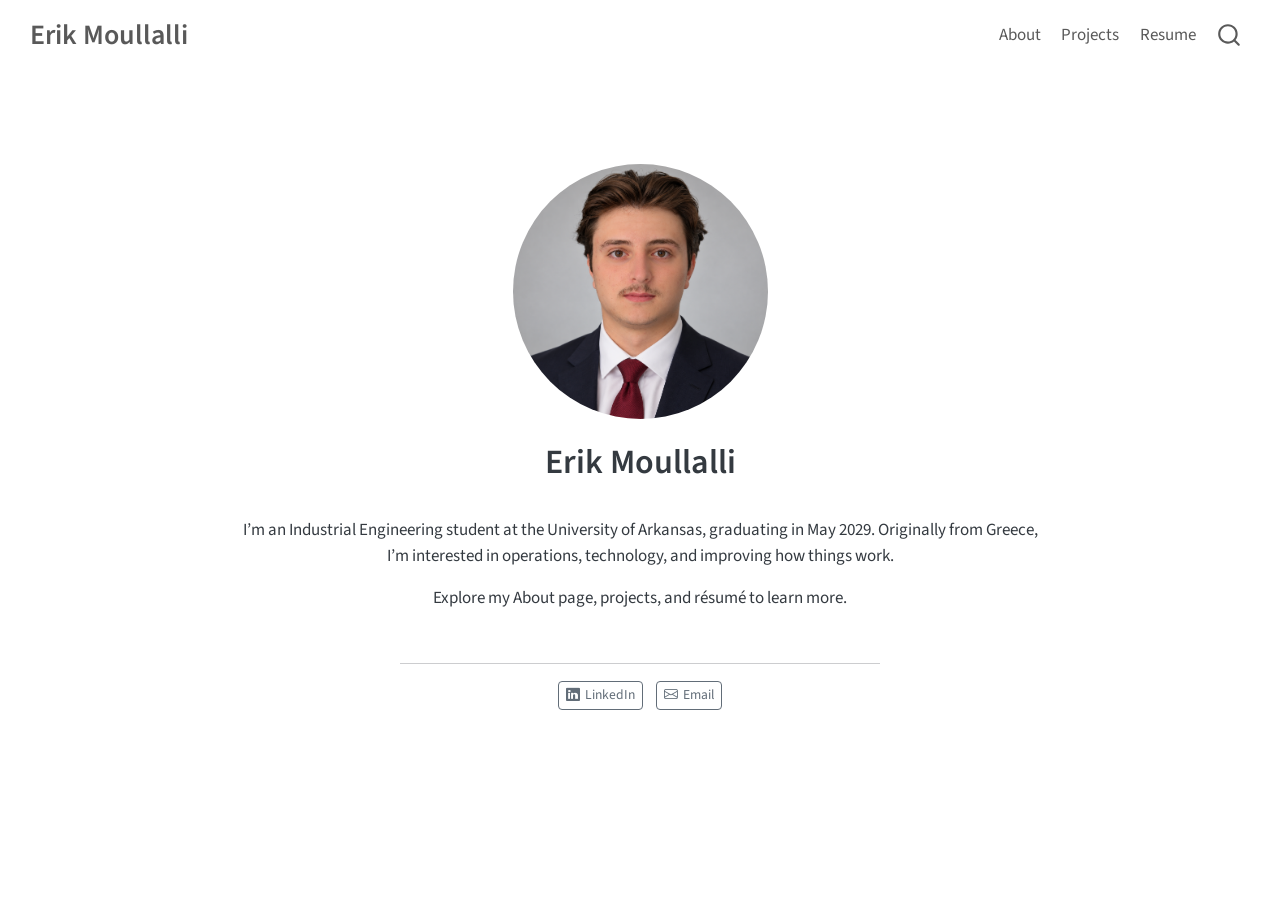
<file: docs/index.html>
<!DOCTYPE html>
<html xmlns="http://www.w3.org/1999/xhtml" lang="en" xml:lang="en"><head>

<meta charset="utf-8">
<meta name="generator" content="quarto-1.9.38">

<meta name="viewport" content="width=device-width, initial-scale=1.0, user-scalable=yes">


<title>Erik Moullalli</title>
<style>
/* Default styles provided by pandoc.
** See https://pandoc.org/MANUAL.html#variables-for-html for config info.
*/
code{white-space: pre-wrap;}
span.smallcaps{font-variant: small-caps;}
div.columns{display: flex; gap: min(4vw, 1.5em);}
div.column{flex: auto; overflow-x: auto;}
div.hanging-indent{margin-left: 1.5em; text-indent: -1.5em;}
ul.task-list{list-style: none;}
ul.task-list li input[type="checkbox"] {
  width: 0.8em;
  margin: 0 0.8em 0.2em -1em; /* quarto-specific, see https://github.com/quarto-dev/quarto-cli/issues/4556 */ 
  vertical-align: middle;
}
</style>


<script src="site_libs/quarto-nav/quarto-nav.js"></script>
<script src="site_libs/quarto-nav/headroom.min.js"></script>
<script src="site_libs/clipboard/clipboard.min.js"></script>
<script src="site_libs/quarto-search/autocomplete.umd.js"></script>
<script src="site_libs/quarto-search/fuse.min.js"></script>
<script src="site_libs/quarto-search/quarto-search.js"></script>
<meta name="quarto:offset" content="./">
<script src="site_libs/quarto-html/quarto.js" type="module"></script>
<script src="site_libs/quarto-html/tabsets/tabsets.js" type="module"></script>
<script src="site_libs/quarto-html/popper.min.js"></script>
<script src="site_libs/quarto-html/tippy.umd.min.js"></script>
<link href="site_libs/quarto-html/tippy.css" rel="stylesheet">
<link href="site_libs/quarto-html/quarto-syntax-highlighting-15634bcf2e68342d4ad2dfa704d543f6.css" rel="stylesheet" id="quarto-text-highlighting-styles">
<script src="site_libs/bootstrap/bootstrap.min.js"></script>
<link href="site_libs/bootstrap/bootstrap-icons.css" rel="stylesheet">
<link href="site_libs/bootstrap/bootstrap-67066a1b87feadda94346438552b42b0.min.css" rel="stylesheet" append-hash="true" id="quarto-bootstrap" data-mode="light">
<script id="quarto-search-options" type="application/json">{
  "location": "navbar",
  "copy-button": false,
  "collapse-after": 3,
  "panel-placement": "end",
  "type": "overlay",
  "limit": 50,
  "keyboard-shortcut": [
    "f",
    "/",
    "s"
  ],
  "show-item-context": false,
  "language": {
    "search-no-results-text": "No results",
    "search-matching-documents-text": "matching documents",
    "search-copy-link-title": "Copy link to search",
    "search-hide-matches-text": "Hide additional matches",
    "search-more-match-text": "more match in this document",
    "search-more-matches-text": "more matches in this document",
    "search-clear-button-title": "Clear",
    "search-text-placeholder": "",
    "search-detached-cancel-button-title": "Cancel",
    "search-submit-button-title": "Submit",
    "search-label": "Search"
  }
}</script>


<link rel="stylesheet" href="styles.css">
</head>

<body class="nav-fixed fullcontent quarto-light">

<div id="quarto-search-results"></div>
  <header id="quarto-header" class="headroom fixed-top">
    <nav class="navbar navbar-expand-lg " data-bs-theme="dark">
      <div class="navbar-container container-fluid">
      <div class="navbar-brand-container mx-auto">
    <a class="navbar-brand" href="./index.html">
    <span class="navbar-title">Erik Moullalli</span>
    </a>
  </div>
            <div id="quarto-search" class="" title="Search"></div>
          <button class="navbar-toggler" type="button" data-bs-toggle="collapse" data-bs-target="#navbarCollapse" aria-controls="navbarCollapse" role="menu" aria-expanded="false" aria-label="Toggle navigation" onclick="if (window.quartoToggleHeadroom) { window.quartoToggleHeadroom(); }">
  <span class="navbar-toggler-icon"></span>
</button>
          <div class="collapse navbar-collapse" id="navbarCollapse">
            <ul class="navbar-nav navbar-nav-scroll ms-auto">
  <li class="nav-item">
    <a class="nav-link" href="./About.html"> 
<span class="menu-text">About</span></a>
  </li>  
  <li class="nav-item">
    <a class="nav-link" href="./projects.html"> 
<span class="menu-text">Projects</span></a>
  </li>  
  <li class="nav-item">
    <a class="nav-link" href="./resume.html"> 
<span class="menu-text">Resume</span></a>
  </li>  
</ul>
          </div> <!-- /navcollapse -->
            <div class="quarto-navbar-tools">
</div>
      </div> <!-- /container-fluid -->
    </nav>
</header>
<!-- content -->
<div id="quarto-content" class="quarto-container page-columns page-rows-contents page-layout-article page-navbar">
<!-- sidebar -->
<!-- margin-sidebar -->
    
<!-- main -->
<div class="quarto-about-jolla">
  <img src="headshot.png" class="about-image
  round " style="height: 15em; width: 15em;">
 <header id="title-block-header" class="quarto-title-block default">
<div class="quarto-title">
<h1 class="title">Erik Moullalli</h1>
</div>
<div class="quarto-title-meta">
  </div>
</header><main class="content" id="quarto-document-content">
<p>I’m an Industrial Engineering student at the University of Arkansas, graduating in May 2029. Originally from Greece, I’m interested in operations, technology, and improving how things work.</p>
<p>Explore my About page, projects, and résumé to learn more.</p>


</main> 
  <hr class="about-sep">
   <div class="about-links">
  <a href="https://www.linkedin.com/in/erik-mullalli-6485b1348/" class="about-link" rel="" target="">
    <i class="bi bi-linkedin"></i>
     <span class="about-link-text">LinkedIn</span>
  </a>
  <a href="mailto:emullalli@uark.edu" class="about-link" rel="" target="">
    <i class="bi bi-envelope"></i>
     <span class="about-link-text">Email</span>
  </a>
</div>
</div>
 <!-- /main -->
<script id="quarto-html-after-body" type="application/javascript">
  window.document.addEventListener("DOMContentLoaded", function (event) {
    const isCodeAnnotation = (el) => {
      for (const clz of el.classList) {
        if (clz.startsWith('code-annotation-')) {                     
          return true;
        }
      }
      return false;
    }
    const onCopySuccess = function(e) {
      // button target
      const button = e.trigger;
      // don't keep focus
      button.blur();
      // flash "checked"
      button.classList.add('code-copy-button-checked');
      var currentTitle = button.getAttribute("title");
      button.setAttribute("title", "Copied!");
      let tooltip;
      if (window.bootstrap) {
        button.setAttribute("data-bs-toggle", "tooltip");
        button.setAttribute("data-bs-placement", "left");
        button.setAttribute("data-bs-title", "Copied!");
        tooltip = new bootstrap.Tooltip(button, 
          { trigger: "manual", 
            customClass: "code-copy-button-tooltip",
            offset: [0, -8]});
        tooltip.show();    
      }
      setTimeout(function() {
        if (tooltip) {
          tooltip.hide();
          button.removeAttribute("data-bs-title");
          button.removeAttribute("data-bs-toggle");
          button.removeAttribute("data-bs-placement");
        }
        button.setAttribute("title", currentTitle);
        button.classList.remove('code-copy-button-checked');
      }, 1000);
      // clear code selection
      e.clearSelection();
    }
    const getTextToCopy = function(trigger) {
      const outerScaffold = trigger.parentElement.cloneNode(true);
      const codeEl = outerScaffold.querySelector('code');
      for (const childEl of codeEl.children) {
        if (isCodeAnnotation(childEl)) {
          childEl.remove();
        }
      }
      return codeEl.innerText;
    }
    const clipboard = new window.ClipboardJS('.code-copy-button:not([data-in-quarto-modal])', {
      text: getTextToCopy
    });
    clipboard.on('success', onCopySuccess);
    if (window.document.getElementById('quarto-embedded-source-code-modal')) {
      const clipboardModal = new window.ClipboardJS('.code-copy-button[data-in-quarto-modal]', {
        text: getTextToCopy,
        container: window.document.getElementById('quarto-embedded-source-code-modal')
      });
      clipboardModal.on('success', onCopySuccess);
    }
      var localhostRegex = new RegExp(/^(?:http|https):\/\/localhost\:?[0-9]*\//);
      var mailtoRegex = new RegExp(/^mailto:/);
        var filterRegex = new RegExp('/' + window.location.host + '/');
      var isInternal = (href) => {
          return filterRegex.test(href) || localhostRegex.test(href) || mailtoRegex.test(href);
      }
      // Inspect non-navigation links and adorn them if external
     var links = window.document.querySelectorAll('a[href]:not(.nav-link):not(.navbar-brand):not(.toc-action):not(.sidebar-link):not(.sidebar-item-toggle):not(.pagination-link):not(.no-external):not([aria-hidden]):not(.dropdown-item):not(.quarto-navigation-tool):not(.about-link)');
      for (var i=0; i<links.length; i++) {
        const link = links[i];
        if (!isInternal(link.href)) {
          // undo the damage that might have been done by quarto-nav.js in the case of
          // links that we want to consider external
          if (link.dataset.originalHref !== undefined) {
            link.href = link.dataset.originalHref;
          }
        }
      }
    function tippyHover(el, contentFn, onTriggerFn, onUntriggerFn) {
      const config = {
        allowHTML: true,
        maxWidth: 500,
        delay: 100,
        arrow: false,
        appendTo: function(el) {
            return el.parentElement;
        },
        interactive: true,
        interactiveBorder: 10,
        theme: 'quarto',
        placement: 'bottom-start',
      };
      if (contentFn) {
        config.content = contentFn;
      }
      if (onTriggerFn) {
        config.onTrigger = onTriggerFn;
      }
      if (onUntriggerFn) {
        config.onUntrigger = onUntriggerFn;
      }
      window.tippy(el, config); 
    }
    const noterefs = window.document.querySelectorAll('a[role="doc-noteref"]');
    for (var i=0; i<noterefs.length; i++) {
      const ref = noterefs[i];
      tippyHover(ref, function() {
        // use id or data attribute instead here
        let href = ref.getAttribute('data-footnote-href') || ref.getAttribute('href');
        try { href = new URL(href).hash; } catch {}
        const id = href.replace(/^#\/?/, "");
        const note = window.document.getElementById(id);
        if (note) {
          return note.innerHTML;
        } else {
          return "";
        }
      });
    }
    const xrefs = window.document.querySelectorAll('a.quarto-xref');
    const processXRef = (id, note) => {
      // Strip column container classes
      const stripColumnClz = (el) => {
        el.classList.remove("page-full", "page-columns");
        if (el.children) {
          for (const child of el.children) {
            stripColumnClz(child);
          }
        }
      }
      stripColumnClz(note)
      if (id === null || id.startsWith('sec-')) {
        // Special case sections, only their first couple elements
        const container = document.createElement("div");
        if (note.children && note.children.length > 2) {
          container.appendChild(note.children[0].cloneNode(true));
          for (let i = 1; i < note.children.length; i++) {
            const child = note.children[i];
            if (child.tagName === "P" && child.innerText === "") {
              continue;
            } else {
              container.appendChild(child.cloneNode(true));
              break;
            }
          }
          if (window.Quarto?.typesetMath) {
            window.Quarto.typesetMath(container);
          }
          return container.innerHTML
        } else {
          if (window.Quarto?.typesetMath) {
            window.Quarto.typesetMath(note);
          }
          return note.innerHTML;
        }
      } else {
        // Remove any anchor links if they are present
        const anchorLink = note.querySelector('a.anchorjs-link');
        if (anchorLink) {
          anchorLink.remove();
        }
        if (window.Quarto?.typesetMath) {
          window.Quarto.typesetMath(note);
        }
        if (note.classList.contains("callout")) {
          return note.outerHTML;
        } else {
          return note.innerHTML;
        }
      }
    }
    for (var i=0; i<xrefs.length; i++) {
      const xref = xrefs[i];
      tippyHover(xref, undefined, function(instance) {
        instance.disable();
        let url = xref.getAttribute('href');
        let hash = undefined; 
        if (url.startsWith('#')) {
          hash = url;
        } else {
          try { hash = new URL(url).hash; } catch {}
        }
        if (hash) {
          const id = hash.replace(/^#\/?/, "");
          const note = window.document.getElementById(id);
          if (note !== null) {
            try {
              const html = processXRef(id, note.cloneNode(true));
              instance.setContent(html);
            } finally {
              instance.enable();
              instance.show();
            }
          } else {
            // See if we can fetch this
            fetch(url.split('#')[0])
            .then(res => res.text())
            .then(html => {
              const parser = new DOMParser();
              const htmlDoc = parser.parseFromString(html, "text/html");
              const note = htmlDoc.getElementById(id);
              if (note !== null) {
                const html = processXRef(id, note);
                instance.setContent(html);
              } 
            }).finally(() => {
              instance.enable();
              instance.show();
            });
          }
        } else {
          // See if we can fetch a full url (with no hash to target)
          // This is a special case and we should probably do some content thinning / targeting
          fetch(url)
          .then(res => res.text())
          .then(html => {
            const parser = new DOMParser();
            const htmlDoc = parser.parseFromString(html, "text/html");
            const note = htmlDoc.querySelector('main.content');
            if (note !== null) {
              // This should only happen for chapter cross references
              // (since there is no id in the URL)
              // remove the first header
              if (note.children.length > 0 && note.children[0].tagName === "HEADER") {
                note.children[0].remove();
              }
              const html = processXRef(null, note);
              instance.setContent(html);
            } 
          }).finally(() => {
            instance.enable();
            instance.show();
          });
        }
      }, function(instance) {
      });
    }
        let selectedAnnoteEl;
        const selectorForAnnotation = ( cell, annotation) => {
          let cellAttr = 'data-code-cell="' + cell + '"';
          let lineAttr = 'data-code-annotation="' +  annotation + '"';
          const selector = 'span[' + cellAttr + '][' + lineAttr + ']';
          return selector;
        }
        const selectCodeLines = (annoteEl) => {
          const doc = window.document;
          const targetCell = annoteEl.getAttribute("data-target-cell");
          const targetAnnotation = annoteEl.getAttribute("data-target-annotation");
          const annoteSpan = window.document.querySelector(selectorForAnnotation(targetCell, targetAnnotation));
          const lines = annoteSpan.getAttribute("data-code-lines").split(",");
          const lineIds = lines.map((line) => {
            return targetCell + "-" + line;
          })
          let top = null;
          let height = null;
          let parent = null;
          if (lineIds.length > 0) {
              //compute the position of the single el (top and bottom and make a div)
              const el = window.document.getElementById(lineIds[0]);
              top = el.offsetTop;
              height = el.offsetHeight;
              parent = el.parentElement.parentElement;
            if (lineIds.length > 1) {
              const lastEl = window.document.getElementById(lineIds[lineIds.length - 1]);
              const bottom = lastEl.offsetTop + lastEl.offsetHeight;
              height = bottom - top;
            }
            if (top !== null && height !== null && parent !== null) {
              // cook up a div (if necessary) and position it 
              let div = window.document.getElementById("code-annotation-line-highlight");
              if (div === null) {
                div = window.document.createElement("div");
                div.setAttribute("id", "code-annotation-line-highlight");
                div.style.position = 'absolute';
                parent.appendChild(div);
              }
              div.style.top = top - 2 + "px";
              div.style.height = height + 4 + "px";
              div.style.left = 0;
              let gutterDiv = window.document.getElementById("code-annotation-line-highlight-gutter");
              if (gutterDiv === null) {
                gutterDiv = window.document.createElement("div");
                gutterDiv.setAttribute("id", "code-annotation-line-highlight-gutter");
                gutterDiv.style.position = 'absolute';
                const codeCell = window.document.getElementById(targetCell);
                const gutter = codeCell.querySelector('.code-annotation-gutter');
                gutter.appendChild(gutterDiv);
              }
              gutterDiv.style.top = top - 2 + "px";
              gutterDiv.style.height = height + 4 + "px";
            }
            selectedAnnoteEl = annoteEl;
          }
        };
        const unselectCodeLines = () => {
          const elementsIds = ["code-annotation-line-highlight", "code-annotation-line-highlight-gutter"];
          elementsIds.forEach((elId) => {
            const div = window.document.getElementById(elId);
            if (div) {
              div.remove();
            }
          });
          selectedAnnoteEl = undefined;
        };
          // Handle positioning of the toggle
      window.addEventListener(
        "resize",
        throttle(() => {
          elRect = undefined;
          if (selectedAnnoteEl) {
            selectCodeLines(selectedAnnoteEl);
          }
        }, 10)
      );
      function throttle(fn, ms) {
      let throttle = false;
      let timer;
        return (...args) => {
          if(!throttle) { // first call gets through
              fn.apply(this, args);
              throttle = true;
          } else { // all the others get throttled
              if(timer) clearTimeout(timer); // cancel #2
              timer = setTimeout(() => {
                fn.apply(this, args);
                timer = throttle = false;
              }, ms);
          }
        };
      }
        // Attach click handler to the DT
        const annoteDls = window.document.querySelectorAll('dt[data-target-cell]');
        for (const annoteDlNode of annoteDls) {
          annoteDlNode.addEventListener('click', (event) => {
            const clickedEl = event.target;
            if (clickedEl !== selectedAnnoteEl) {
              unselectCodeLines();
              const activeEl = window.document.querySelector('dt[data-target-cell].code-annotation-active');
              if (activeEl) {
                activeEl.classList.remove('code-annotation-active');
              }
              selectCodeLines(clickedEl);
              clickedEl.classList.add('code-annotation-active');
            } else {
              // Unselect the line
              unselectCodeLines();
              clickedEl.classList.remove('code-annotation-active');
            }
          });
        }
    const findCites = (el) => {
      const parentEl = el.parentElement;
      if (parentEl) {
        const cites = parentEl.dataset.cites;
        if (cites) {
          return {
            el,
            cites: cites.split(' ')
          };
        } else {
          return findCites(el.parentElement)
        }
      } else {
        return undefined;
      }
    };
    var bibliorefs = window.document.querySelectorAll('a[role="doc-biblioref"]');
    for (var i=0; i<bibliorefs.length; i++) {
      const ref = bibliorefs[i];
      const citeInfo = findCites(ref);
      if (citeInfo) {
        tippyHover(citeInfo.el, function() {
          var popup = window.document.createElement('div');
          citeInfo.cites.forEach(function(cite) {
            var citeDiv = window.document.createElement('div');
            citeDiv.classList.add('hanging-indent');
            citeDiv.classList.add('csl-entry');
            var biblioDiv = window.document.getElementById('ref-' + cite);
            if (biblioDiv) {
              citeDiv.innerHTML = biblioDiv.innerHTML;
            }
            popup.appendChild(citeDiv);
          });
          return popup.innerHTML;
        });
      }
    }
  });
  </script>
</div> <!-- /content -->




</body></html>
</file>
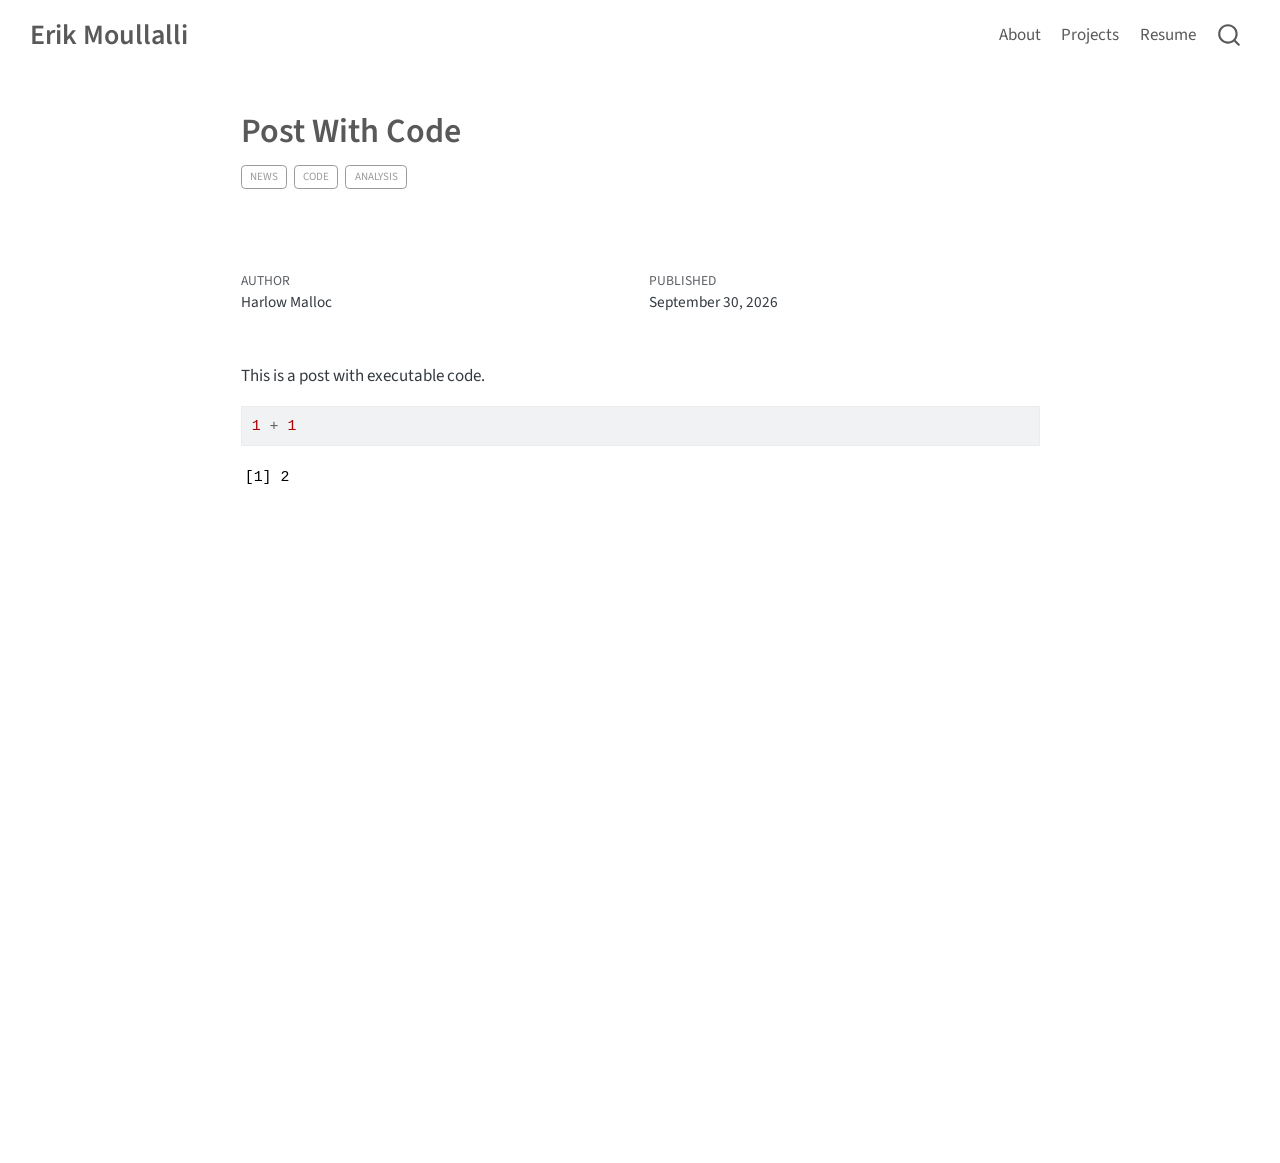
<file: docs/posts/post-with-code/index.html>
<!DOCTYPE html>
<html xmlns="http://www.w3.org/1999/xhtml" lang="en" xml:lang="en"><head>

<meta charset="utf-8">
<meta name="generator" content="quarto-1.9.38">

<meta name="viewport" content="width=device-width, initial-scale=1.0, user-scalable=yes">

<meta name="author" content="Harlow Malloc">
<meta name="dcterms.date" content="2026-09-30">

<title>Post With Code – Erik Moullalli</title>
<style>
/* Default styles provided by pandoc.
** See https://pandoc.org/MANUAL.html#variables-for-html for config info.
*/
code{white-space: pre-wrap;}
span.smallcaps{font-variant: small-caps;}
div.columns{display: flex; gap: min(4vw, 1.5em);}
div.column{flex: auto; overflow-x: auto;}
div.hanging-indent{margin-left: 1.5em; text-indent: -1.5em;}
ul.task-list{list-style: none;}
ul.task-list li input[type="checkbox"] {
  width: 0.8em;
  margin: 0 0.8em 0.2em -1em; /* quarto-specific, see https://github.com/quarto-dev/quarto-cli/issues/4556 */ 
  vertical-align: middle;
}
/* CSS for syntax highlighting */
html { -webkit-text-size-adjust: 100%; }
pre > code.sourceCode { white-space: pre; position: relative; }
pre > code.sourceCode > span { display: inline-block; line-height: 1.25; }
pre > code.sourceCode > span:empty { height: 1.2em; }
.sourceCode { overflow: visible; }
code.sourceCode > span { color: inherit; text-decoration: inherit; }
div.sourceCode { margin: 1em 0; }
pre.sourceCode { margin: 0; }
@media screen {
div.sourceCode { overflow: auto; }
}
@media print {
pre > code.sourceCode { white-space: pre-wrap; }
pre > code.sourceCode > span { text-indent: -5em; padding-left: 5em; }
}
pre.numberSource code
  { counter-reset: source-line 0; }
pre.numberSource code > span
  { position: relative; left: -4em; counter-increment: source-line; }
pre.numberSource code > span > a:first-child::before
  { content: counter(source-line);
    position: relative; left: -1em; text-align: right; vertical-align: baseline;
    border: none; display: inline-block;
    -webkit-touch-callout: none; -webkit-user-select: none;
    -khtml-user-select: none; -moz-user-select: none;
    -ms-user-select: none; user-select: none;
    padding: 0 4px; width: 4em;
  }
pre.numberSource { margin-left: 3em;  padding-left: 4px; }
div.sourceCode
  {   }
@media screen {
pre > code.sourceCode > span > a:first-child::before { text-decoration: underline; }
}
</style>


<script src="../../site_libs/quarto-nav/quarto-nav.js"></script>
<script src="../../site_libs/quarto-nav/headroom.min.js"></script>
<script src="../../site_libs/clipboard/clipboard.min.js"></script>
<script src="../../site_libs/quarto-search/autocomplete.umd.js"></script>
<script src="../../site_libs/quarto-search/fuse.min.js"></script>
<script src="../../site_libs/quarto-search/quarto-search.js"></script>
<meta name="quarto:offset" content="../../">
<script src="../../site_libs/quarto-html/quarto.js" type="module"></script>
<script src="../../site_libs/quarto-html/tabsets/tabsets.js" type="module"></script>
<script src="../../site_libs/quarto-html/popper.min.js"></script>
<script src="../../site_libs/quarto-html/tippy.umd.min.js"></script>
<script src="../../site_libs/quarto-html/anchor.min.js"></script>
<link href="../../site_libs/quarto-html/tippy.css" rel="stylesheet">
<link href="../../site_libs/quarto-html/quarto-syntax-highlighting-15634bcf2e68342d4ad2dfa704d543f6.css" rel="stylesheet" id="quarto-text-highlighting-styles">
<script src="../../site_libs/bootstrap/bootstrap.min.js"></script>
<link href="../../site_libs/bootstrap/bootstrap-icons.css" rel="stylesheet">
<link href="../../site_libs/bootstrap/bootstrap-67066a1b87feadda94346438552b42b0.min.css" rel="stylesheet" append-hash="true" id="quarto-bootstrap" data-mode="light">
<script id="quarto-search-options" type="application/json">{
  "location": "navbar",
  "copy-button": false,
  "collapse-after": 3,
  "panel-placement": "end",
  "type": "overlay",
  "limit": 50,
  "keyboard-shortcut": [
    "f",
    "/",
    "s"
  ],
  "show-item-context": false,
  "language": {
    "search-no-results-text": "No results",
    "search-matching-documents-text": "matching documents",
    "search-copy-link-title": "Copy link to search",
    "search-hide-matches-text": "Hide additional matches",
    "search-more-match-text": "more match in this document",
    "search-more-matches-text": "more matches in this document",
    "search-clear-button-title": "Clear",
    "search-text-placeholder": "",
    "search-detached-cancel-button-title": "Cancel",
    "search-submit-button-title": "Submit",
    "search-label": "Search"
  }
}</script>


<link rel="stylesheet" href="../../styles.css">
</head>

<body class="nav-fixed fullcontent quarto-light">

<div id="quarto-search-results"></div>
  <header id="quarto-header" class="headroom fixed-top quarto-banner">
    <nav class="navbar navbar-expand-lg " data-bs-theme="dark">
      <div class="navbar-container container-fluid">
      <div class="navbar-brand-container mx-auto">
    <a class="navbar-brand" href="../../index.html">
    <span class="navbar-title">Erik Moullalli</span>
    </a>
  </div>
            <div id="quarto-search" class="" title="Search"></div>
          <button class="navbar-toggler" type="button" data-bs-toggle="collapse" data-bs-target="#navbarCollapse" aria-controls="navbarCollapse" role="menu" aria-expanded="false" aria-label="Toggle navigation" onclick="if (window.quartoToggleHeadroom) { window.quartoToggleHeadroom(); }">
  <span class="navbar-toggler-icon"></span>
</button>
          <div class="collapse navbar-collapse" id="navbarCollapse">
            <ul class="navbar-nav navbar-nav-scroll ms-auto">
  <li class="nav-item">
    <a class="nav-link" href="../../About.html"> 
<span class="menu-text">About</span></a>
  </li>  
  <li class="nav-item">
    <a class="nav-link" href="../../projects.html"> 
<span class="menu-text">Projects</span></a>
  </li>  
  <li class="nav-item">
    <a class="nav-link" href="../../resume.html"> 
<span class="menu-text">Resume</span></a>
  </li>  
</ul>
          </div> <!-- /navcollapse -->
            <div class="quarto-navbar-tools">
</div>
      </div> <!-- /container-fluid -->
    </nav>
</header>
<!-- content -->
<header id="title-block-header" class="quarto-title-block default page-columns page-full">
  <div class="quarto-title-banner page-columns page-full">
    <div class="quarto-title column-body">
      <h1 class="title">Post With Code</h1>
                                <div class="quarto-categories">
                <div class="quarto-category">news</div>
                <div class="quarto-category">code</div>
                <div class="quarto-category">analysis</div>
              </div>
                  </div>
  </div>
    
  
  <div class="quarto-title-meta">

      <div>
      <div class="quarto-title-meta-heading">Author</div>
      <div class="quarto-title-meta-contents">
               <p>Harlow Malloc </p>
            </div>
    </div>
      
      <div>
      <div class="quarto-title-meta-heading">Published</div>
      <div class="quarto-title-meta-contents">
        <p class="date">September 30, 2026</p>
      </div>
    </div>
    
      
    </div>
    
  
  </header><div id="quarto-content" class="quarto-container page-columns page-rows-contents page-layout-article page-navbar">
<!-- sidebar -->
<!-- margin-sidebar -->
    
<!-- main -->
<main class="content quarto-banner-title-block" id="quarto-document-content">





<p>This is a post with executable code.</p>
<div class="cell">
<div class="code-copy-outer-scaffold"><div class="sourceCode cell-code" id="cb1"><pre class="sourceCode r code-with-copy"><code class="sourceCode r"><span id="cb1-1"><a href="#cb1-1" aria-hidden="true" tabindex="-1"></a><span class="dv">1</span> <span class="sc">+</span> <span class="dv">1</span></span></code></pre></div><button title="Copy to Clipboard" class="code-copy-button"><i class="bi"></i></button></div>
<div class="cell-output cell-output-stdout">
<pre><code>[1] 2</code></pre>
</div>
</div>



</main> <!-- /main -->
<script id="quarto-html-after-body" type="application/javascript">
  window.document.addEventListener("DOMContentLoaded", function (event) {
    const icon = "";
    const anchorJS = new window.AnchorJS();
    anchorJS.options = {
      placement: 'right',
      icon: icon
    };
    anchorJS.add('.anchored');
    const isCodeAnnotation = (el) => {
      for (const clz of el.classList) {
        if (clz.startsWith('code-annotation-')) {                     
          return true;
        }
      }
      return false;
    }
    const onCopySuccess = function(e) {
      // button target
      const button = e.trigger;
      // don't keep focus
      button.blur();
      // flash "checked"
      button.classList.add('code-copy-button-checked');
      var currentTitle = button.getAttribute("title");
      button.setAttribute("title", "Copied!");
      let tooltip;
      if (window.bootstrap) {
        button.setAttribute("data-bs-toggle", "tooltip");
        button.setAttribute("data-bs-placement", "left");
        button.setAttribute("data-bs-title", "Copied!");
        tooltip = new bootstrap.Tooltip(button, 
          { trigger: "manual", 
            customClass: "code-copy-button-tooltip",
            offset: [0, -8]});
        tooltip.show();    
      }
      setTimeout(function() {
        if (tooltip) {
          tooltip.hide();
          button.removeAttribute("data-bs-title");
          button.removeAttribute("data-bs-toggle");
          button.removeAttribute("data-bs-placement");
        }
        button.setAttribute("title", currentTitle);
        button.classList.remove('code-copy-button-checked');
      }, 1000);
      // clear code selection
      e.clearSelection();
    }
    const getTextToCopy = function(trigger) {
      const outerScaffold = trigger.parentElement.cloneNode(true);
      const codeEl = outerScaffold.querySelector('code');
      for (const childEl of codeEl.children) {
        if (isCodeAnnotation(childEl)) {
          childEl.remove();
        }
      }
      return codeEl.innerText;
    }
    const clipboard = new window.ClipboardJS('.code-copy-button:not([data-in-quarto-modal])', {
      text: getTextToCopy
    });
    clipboard.on('success', onCopySuccess);
    if (window.document.getElementById('quarto-embedded-source-code-modal')) {
      const clipboardModal = new window.ClipboardJS('.code-copy-button[data-in-quarto-modal]', {
        text: getTextToCopy,
        container: window.document.getElementById('quarto-embedded-source-code-modal')
      });
      clipboardModal.on('success', onCopySuccess);
    }
      var localhostRegex = new RegExp(/^(?:http|https):\/\/localhost\:?[0-9]*\//);
      var mailtoRegex = new RegExp(/^mailto:/);
        var filterRegex = new RegExp('/' + window.location.host + '/');
      var isInternal = (href) => {
          return filterRegex.test(href) || localhostRegex.test(href) || mailtoRegex.test(href);
      }
      // Inspect non-navigation links and adorn them if external
     var links = window.document.querySelectorAll('a[href]:not(.nav-link):not(.navbar-brand):not(.toc-action):not(.sidebar-link):not(.sidebar-item-toggle):not(.pagination-link):not(.no-external):not([aria-hidden]):not(.dropdown-item):not(.quarto-navigation-tool):not(.about-link)');
      for (var i=0; i<links.length; i++) {
        const link = links[i];
        if (!isInternal(link.href)) {
          // undo the damage that might have been done by quarto-nav.js in the case of
          // links that we want to consider external
          if (link.dataset.originalHref !== undefined) {
            link.href = link.dataset.originalHref;
          }
        }
      }
    function tippyHover(el, contentFn, onTriggerFn, onUntriggerFn) {
      const config = {
        allowHTML: true,
        maxWidth: 500,
        delay: 100,
        arrow: false,
        appendTo: function(el) {
            return el.parentElement;
        },
        interactive: true,
        interactiveBorder: 10,
        theme: 'quarto',
        placement: 'bottom-start',
      };
      if (contentFn) {
        config.content = contentFn;
      }
      if (onTriggerFn) {
        config.onTrigger = onTriggerFn;
      }
      if (onUntriggerFn) {
        config.onUntrigger = onUntriggerFn;
      }
      window.tippy(el, config); 
    }
    const noterefs = window.document.querySelectorAll('a[role="doc-noteref"]');
    for (var i=0; i<noterefs.length; i++) {
      const ref = noterefs[i];
      tippyHover(ref, function() {
        // use id or data attribute instead here
        let href = ref.getAttribute('data-footnote-href') || ref.getAttribute('href');
        try { href = new URL(href).hash; } catch {}
        const id = href.replace(/^#\/?/, "");
        const note = window.document.getElementById(id);
        if (note) {
          return note.innerHTML;
        } else {
          return "";
        }
      });
    }
    const xrefs = window.document.querySelectorAll('a.quarto-xref');
    const processXRef = (id, note) => {
      // Strip column container classes
      const stripColumnClz = (el) => {
        el.classList.remove("page-full", "page-columns");
        if (el.children) {
          for (const child of el.children) {
            stripColumnClz(child);
          }
        }
      }
      stripColumnClz(note)
      if (id === null || id.startsWith('sec-')) {
        // Special case sections, only their first couple elements
        const container = document.createElement("div");
        if (note.children && note.children.length > 2) {
          container.appendChild(note.children[0].cloneNode(true));
          for (let i = 1; i < note.children.length; i++) {
            const child = note.children[i];
            if (child.tagName === "P" && child.innerText === "") {
              continue;
            } else {
              container.appendChild(child.cloneNode(true));
              break;
            }
          }
          if (window.Quarto?.typesetMath) {
            window.Quarto.typesetMath(container);
          }
          return container.innerHTML
        } else {
          if (window.Quarto?.typesetMath) {
            window.Quarto.typesetMath(note);
          }
          return note.innerHTML;
        }
      } else {
        // Remove any anchor links if they are present
        const anchorLink = note.querySelector('a.anchorjs-link');
        if (anchorLink) {
          anchorLink.remove();
        }
        if (window.Quarto?.typesetMath) {
          window.Quarto.typesetMath(note);
        }
        if (note.classList.contains("callout")) {
          return note.outerHTML;
        } else {
          return note.innerHTML;
        }
      }
    }
    for (var i=0; i<xrefs.length; i++) {
      const xref = xrefs[i];
      tippyHover(xref, undefined, function(instance) {
        instance.disable();
        let url = xref.getAttribute('href');
        let hash = undefined; 
        if (url.startsWith('#')) {
          hash = url;
        } else {
          try { hash = new URL(url).hash; } catch {}
        }
        if (hash) {
          const id = hash.replace(/^#\/?/, "");
          const note = window.document.getElementById(id);
          if (note !== null) {
            try {
              const html = processXRef(id, note.cloneNode(true));
              instance.setContent(html);
            } finally {
              instance.enable();
              instance.show();
            }
          } else {
            // See if we can fetch this
            fetch(url.split('#')[0])
            .then(res => res.text())
            .then(html => {
              const parser = new DOMParser();
              const htmlDoc = parser.parseFromString(html, "text/html");
              const note = htmlDoc.getElementById(id);
              if (note !== null) {
                const html = processXRef(id, note);
                instance.setContent(html);
              } 
            }).finally(() => {
              instance.enable();
              instance.show();
            });
          }
        } else {
          // See if we can fetch a full url (with no hash to target)
          // This is a special case and we should probably do some content thinning / targeting
          fetch(url)
          .then(res => res.text())
          .then(html => {
            const parser = new DOMParser();
            const htmlDoc = parser.parseFromString(html, "text/html");
            const note = htmlDoc.querySelector('main.content');
            if (note !== null) {
              // This should only happen for chapter cross references
              // (since there is no id in the URL)
              // remove the first header
              if (note.children.length > 0 && note.children[0].tagName === "HEADER") {
                note.children[0].remove();
              }
              const html = processXRef(null, note);
              instance.setContent(html);
            } 
          }).finally(() => {
            instance.enable();
            instance.show();
          });
        }
      }, function(instance) {
      });
    }
        let selectedAnnoteEl;
        const selectorForAnnotation = ( cell, annotation) => {
          let cellAttr = 'data-code-cell="' + cell + '"';
          let lineAttr = 'data-code-annotation="' +  annotation + '"';
          const selector = 'span[' + cellAttr + '][' + lineAttr + ']';
          return selector;
        }
        const selectCodeLines = (annoteEl) => {
          const doc = window.document;
          const targetCell = annoteEl.getAttribute("data-target-cell");
          const targetAnnotation = annoteEl.getAttribute("data-target-annotation");
          const annoteSpan = window.document.querySelector(selectorForAnnotation(targetCell, targetAnnotation));
          const lines = annoteSpan.getAttribute("data-code-lines").split(",");
          const lineIds = lines.map((line) => {
            return targetCell + "-" + line;
          })
          let top = null;
          let height = null;
          let parent = null;
          if (lineIds.length > 0) {
              //compute the position of the single el (top and bottom and make a div)
              const el = window.document.getElementById(lineIds[0]);
              top = el.offsetTop;
              height = el.offsetHeight;
              parent = el.parentElement.parentElement;
            if (lineIds.length > 1) {
              const lastEl = window.document.getElementById(lineIds[lineIds.length - 1]);
              const bottom = lastEl.offsetTop + lastEl.offsetHeight;
              height = bottom - top;
            }
            if (top !== null && height !== null && parent !== null) {
              // cook up a div (if necessary) and position it 
              let div = window.document.getElementById("code-annotation-line-highlight");
              if (div === null) {
                div = window.document.createElement("div");
                div.setAttribute("id", "code-annotation-line-highlight");
                div.style.position = 'absolute';
                parent.appendChild(div);
              }
              div.style.top = top - 2 + "px";
              div.style.height = height + 4 + "px";
              div.style.left = 0;
              let gutterDiv = window.document.getElementById("code-annotation-line-highlight-gutter");
              if (gutterDiv === null) {
                gutterDiv = window.document.createElement("div");
                gutterDiv.setAttribute("id", "code-annotation-line-highlight-gutter");
                gutterDiv.style.position = 'absolute';
                const codeCell = window.document.getElementById(targetCell);
                const gutter = codeCell.querySelector('.code-annotation-gutter');
                gutter.appendChild(gutterDiv);
              }
              gutterDiv.style.top = top - 2 + "px";
              gutterDiv.style.height = height + 4 + "px";
            }
            selectedAnnoteEl = annoteEl;
          }
        };
        const unselectCodeLines = () => {
          const elementsIds = ["code-annotation-line-highlight", "code-annotation-line-highlight-gutter"];
          elementsIds.forEach((elId) => {
            const div = window.document.getElementById(elId);
            if (div) {
              div.remove();
            }
          });
          selectedAnnoteEl = undefined;
        };
          // Handle positioning of the toggle
      window.addEventListener(
        "resize",
        throttle(() => {
          elRect = undefined;
          if (selectedAnnoteEl) {
            selectCodeLines(selectedAnnoteEl);
          }
        }, 10)
      );
      function throttle(fn, ms) {
      let throttle = false;
      let timer;
        return (...args) => {
          if(!throttle) { // first call gets through
              fn.apply(this, args);
              throttle = true;
          } else { // all the others get throttled
              if(timer) clearTimeout(timer); // cancel #2
              timer = setTimeout(() => {
                fn.apply(this, args);
                timer = throttle = false;
              }, ms);
          }
        };
      }
        // Attach click handler to the DT
        const annoteDls = window.document.querySelectorAll('dt[data-target-cell]');
        for (const annoteDlNode of annoteDls) {
          annoteDlNode.addEventListener('click', (event) => {
            const clickedEl = event.target;
            if (clickedEl !== selectedAnnoteEl) {
              unselectCodeLines();
              const activeEl = window.document.querySelector('dt[data-target-cell].code-annotation-active');
              if (activeEl) {
                activeEl.classList.remove('code-annotation-active');
              }
              selectCodeLines(clickedEl);
              clickedEl.classList.add('code-annotation-active');
            } else {
              // Unselect the line
              unselectCodeLines();
              clickedEl.classList.remove('code-annotation-active');
            }
          });
        }
    const findCites = (el) => {
      const parentEl = el.parentElement;
      if (parentEl) {
        const cites = parentEl.dataset.cites;
        if (cites) {
          return {
            el,
            cites: cites.split(' ')
          };
        } else {
          return findCites(el.parentElement)
        }
      } else {
        return undefined;
      }
    };
    var bibliorefs = window.document.querySelectorAll('a[role="doc-biblioref"]');
    for (var i=0; i<bibliorefs.length; i++) {
      const ref = bibliorefs[i];
      const citeInfo = findCites(ref);
      if (citeInfo) {
        tippyHover(citeInfo.el, function() {
          var popup = window.document.createElement('div');
          citeInfo.cites.forEach(function(cite) {
            var citeDiv = window.document.createElement('div');
            citeDiv.classList.add('hanging-indent');
            citeDiv.classList.add('csl-entry');
            var biblioDiv = window.document.getElementById('ref-' + cite);
            if (biblioDiv) {
              citeDiv.innerHTML = biblioDiv.innerHTML;
            }
            popup.appendChild(citeDiv);
          });
          return popup.innerHTML;
        });
      }
    }
  });
  </script>
</div> <!-- /content -->




</body></html>
</file>
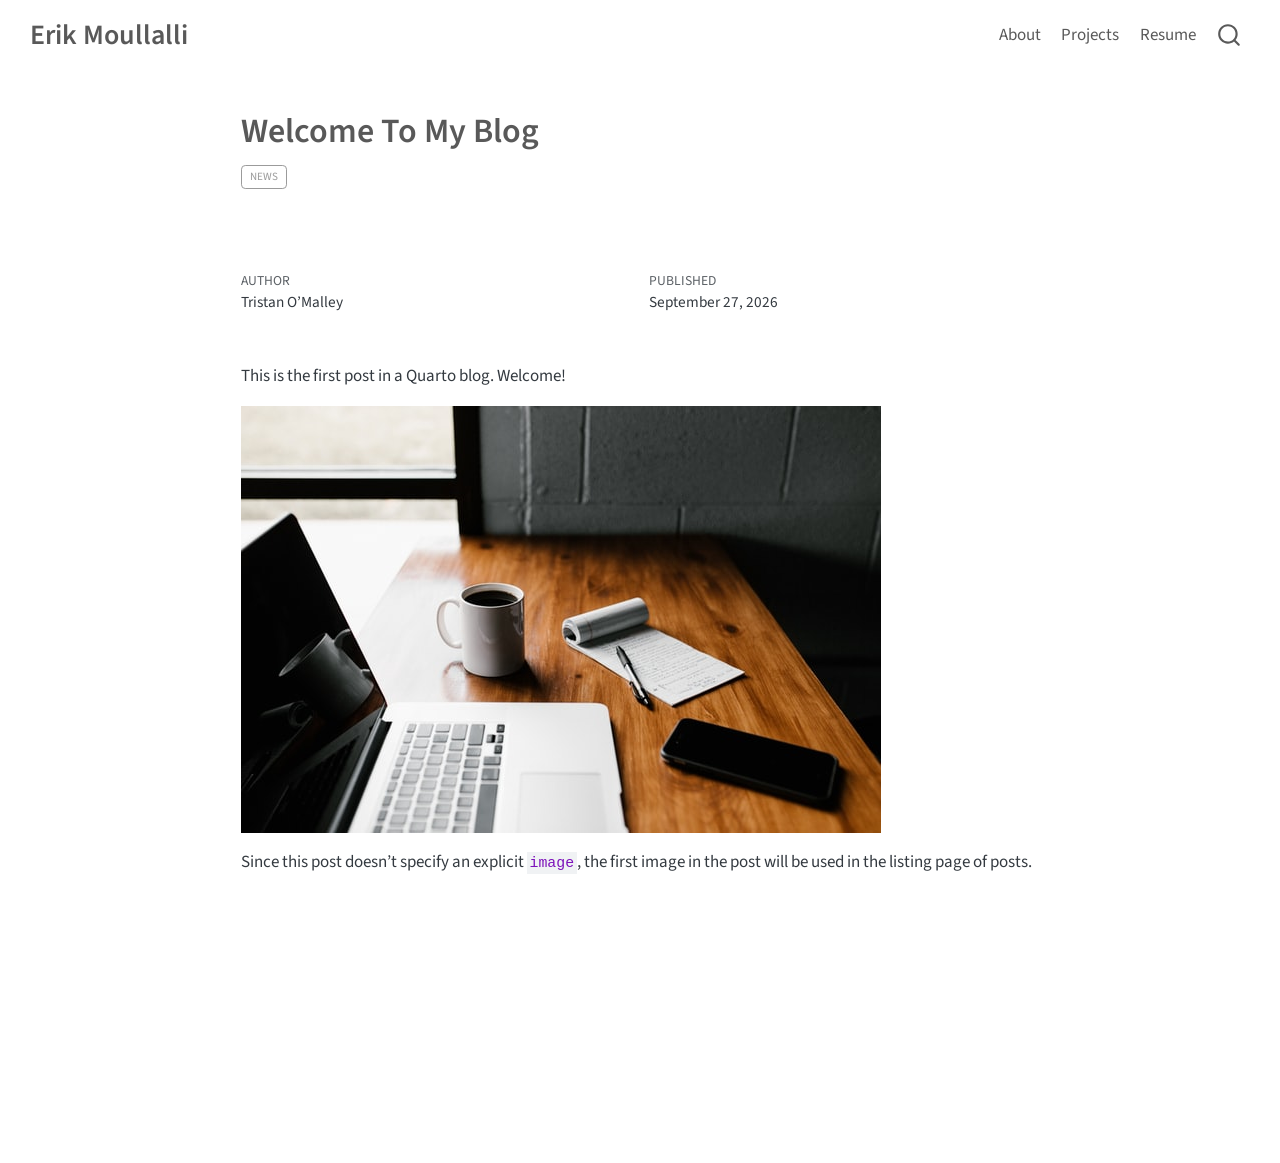
<file: docs/posts/welcome/index.html>
<!DOCTYPE html>
<html xmlns="http://www.w3.org/1999/xhtml" lang="en" xml:lang="en"><head>

<meta charset="utf-8">
<meta name="generator" content="quarto-1.9.38">

<meta name="viewport" content="width=device-width, initial-scale=1.0, user-scalable=yes">

<meta name="author" content="Tristan O’Malley">
<meta name="dcterms.date" content="2026-09-27">

<title>Welcome To My Blog – Erik Moullalli</title>
<style>
/* Default styles provided by pandoc.
** See https://pandoc.org/MANUAL.html#variables-for-html for config info.
*/
code{white-space: pre-wrap;}
span.smallcaps{font-variant: small-caps;}
div.columns{display: flex; gap: min(4vw, 1.5em);}
div.column{flex: auto; overflow-x: auto;}
div.hanging-indent{margin-left: 1.5em; text-indent: -1.5em;}
ul.task-list{list-style: none;}
ul.task-list li input[type="checkbox"] {
  width: 0.8em;
  margin: 0 0.8em 0.2em -1em; /* quarto-specific, see https://github.com/quarto-dev/quarto-cli/issues/4556 */ 
  vertical-align: middle;
}
</style>


<script src="../../site_libs/quarto-nav/quarto-nav.js"></script>
<script src="../../site_libs/quarto-nav/headroom.min.js"></script>
<script src="../../site_libs/clipboard/clipboard.min.js"></script>
<script src="../../site_libs/quarto-search/autocomplete.umd.js"></script>
<script src="../../site_libs/quarto-search/fuse.min.js"></script>
<script src="../../site_libs/quarto-search/quarto-search.js"></script>
<meta name="quarto:offset" content="../../">
<script src="../../site_libs/quarto-html/quarto.js" type="module"></script>
<script src="../../site_libs/quarto-html/tabsets/tabsets.js" type="module"></script>
<script src="../../site_libs/quarto-html/popper.min.js"></script>
<script src="../../site_libs/quarto-html/tippy.umd.min.js"></script>
<script src="../../site_libs/quarto-html/anchor.min.js"></script>
<link href="../../site_libs/quarto-html/tippy.css" rel="stylesheet">
<link href="../../site_libs/quarto-html/quarto-syntax-highlighting-15634bcf2e68342d4ad2dfa704d543f6.css" rel="stylesheet" id="quarto-text-highlighting-styles">
<script src="../../site_libs/bootstrap/bootstrap.min.js"></script>
<link href="../../site_libs/bootstrap/bootstrap-icons.css" rel="stylesheet">
<link href="../../site_libs/bootstrap/bootstrap-67066a1b87feadda94346438552b42b0.min.css" rel="stylesheet" append-hash="true" id="quarto-bootstrap" data-mode="light">
<script id="quarto-search-options" type="application/json">{
  "location": "navbar",
  "copy-button": false,
  "collapse-after": 3,
  "panel-placement": "end",
  "type": "overlay",
  "limit": 50,
  "keyboard-shortcut": [
    "f",
    "/",
    "s"
  ],
  "show-item-context": false,
  "language": {
    "search-no-results-text": "No results",
    "search-matching-documents-text": "matching documents",
    "search-copy-link-title": "Copy link to search",
    "search-hide-matches-text": "Hide additional matches",
    "search-more-match-text": "more match in this document",
    "search-more-matches-text": "more matches in this document",
    "search-clear-button-title": "Clear",
    "search-text-placeholder": "",
    "search-detached-cancel-button-title": "Cancel",
    "search-submit-button-title": "Submit",
    "search-label": "Search"
  }
}</script>


<link rel="stylesheet" href="../../styles.css">
</head>

<body class="nav-fixed fullcontent quarto-light">

<div id="quarto-search-results"></div>
  <header id="quarto-header" class="headroom fixed-top quarto-banner">
    <nav class="navbar navbar-expand-lg " data-bs-theme="dark">
      <div class="navbar-container container-fluid">
      <div class="navbar-brand-container mx-auto">
    <a class="navbar-brand" href="../../index.html">
    <span class="navbar-title">Erik Moullalli</span>
    </a>
  </div>
            <div id="quarto-search" class="" title="Search"></div>
          <button class="navbar-toggler" type="button" data-bs-toggle="collapse" data-bs-target="#navbarCollapse" aria-controls="navbarCollapse" role="menu" aria-expanded="false" aria-label="Toggle navigation" onclick="if (window.quartoToggleHeadroom) { window.quartoToggleHeadroom(); }">
  <span class="navbar-toggler-icon"></span>
</button>
          <div class="collapse navbar-collapse" id="navbarCollapse">
            <ul class="navbar-nav navbar-nav-scroll ms-auto">
  <li class="nav-item">
    <a class="nav-link" href="../../About.html"> 
<span class="menu-text">About</span></a>
  </li>  
  <li class="nav-item">
    <a class="nav-link" href="../../projects.html"> 
<span class="menu-text">Projects</span></a>
  </li>  
  <li class="nav-item">
    <a class="nav-link" href="../../resume.html"> 
<span class="menu-text">Resume</span></a>
  </li>  
</ul>
          </div> <!-- /navcollapse -->
            <div class="quarto-navbar-tools">
</div>
      </div> <!-- /container-fluid -->
    </nav>
</header>
<!-- content -->
<header id="title-block-header" class="quarto-title-block default page-columns page-full">
  <div class="quarto-title-banner page-columns page-full">
    <div class="quarto-title column-body">
      <h1 class="title">Welcome To My Blog</h1>
                                <div class="quarto-categories">
                <div class="quarto-category">news</div>
              </div>
                  </div>
  </div>
    
  
  <div class="quarto-title-meta">

      <div>
      <div class="quarto-title-meta-heading">Author</div>
      <div class="quarto-title-meta-contents">
               <p>Tristan O’Malley </p>
            </div>
    </div>
      
      <div>
      <div class="quarto-title-meta-heading">Published</div>
      <div class="quarto-title-meta-contents">
        <p class="date">September 27, 2026</p>
      </div>
    </div>
    
      
    </div>
    
  
  </header><div id="quarto-content" class="quarto-container page-columns page-rows-contents page-layout-article page-navbar">
<!-- sidebar -->
<!-- margin-sidebar -->
    
<!-- main -->
<main class="content quarto-banner-title-block" id="quarto-document-content">





<p>This is the first post in a Quarto blog. Welcome!</p>
<p><img src="thumbnail.jpg" class="img-fluid"></p>
<p>Since this post doesn’t specify an explicit <code>image</code>, the first image in the post will be used in the listing page of posts.</p>



</main> <!-- /main -->
<script id="quarto-html-after-body" type="application/javascript">
  window.document.addEventListener("DOMContentLoaded", function (event) {
    const icon = "";
    const anchorJS = new window.AnchorJS();
    anchorJS.options = {
      placement: 'right',
      icon: icon
    };
    anchorJS.add('.anchored');
    const isCodeAnnotation = (el) => {
      for (const clz of el.classList) {
        if (clz.startsWith('code-annotation-')) {                     
          return true;
        }
      }
      return false;
    }
    const onCopySuccess = function(e) {
      // button target
      const button = e.trigger;
      // don't keep focus
      button.blur();
      // flash "checked"
      button.classList.add('code-copy-button-checked');
      var currentTitle = button.getAttribute("title");
      button.setAttribute("title", "Copied!");
      let tooltip;
      if (window.bootstrap) {
        button.setAttribute("data-bs-toggle", "tooltip");
        button.setAttribute("data-bs-placement", "left");
        button.setAttribute("data-bs-title", "Copied!");
        tooltip = new bootstrap.Tooltip(button, 
          { trigger: "manual", 
            customClass: "code-copy-button-tooltip",
            offset: [0, -8]});
        tooltip.show();    
      }
      setTimeout(function() {
        if (tooltip) {
          tooltip.hide();
          button.removeAttribute("data-bs-title");
          button.removeAttribute("data-bs-toggle");
          button.removeAttribute("data-bs-placement");
        }
        button.setAttribute("title", currentTitle);
        button.classList.remove('code-copy-button-checked');
      }, 1000);
      // clear code selection
      e.clearSelection();
    }
    const getTextToCopy = function(trigger) {
      const outerScaffold = trigger.parentElement.cloneNode(true);
      const codeEl = outerScaffold.querySelector('code');
      for (const childEl of codeEl.children) {
        if (isCodeAnnotation(childEl)) {
          childEl.remove();
        }
      }
      return codeEl.innerText;
    }
    const clipboard = new window.ClipboardJS('.code-copy-button:not([data-in-quarto-modal])', {
      text: getTextToCopy
    });
    clipboard.on('success', onCopySuccess);
    if (window.document.getElementById('quarto-embedded-source-code-modal')) {
      const clipboardModal = new window.ClipboardJS('.code-copy-button[data-in-quarto-modal]', {
        text: getTextToCopy,
        container: window.document.getElementById('quarto-embedded-source-code-modal')
      });
      clipboardModal.on('success', onCopySuccess);
    }
      var localhostRegex = new RegExp(/^(?:http|https):\/\/localhost\:?[0-9]*\//);
      var mailtoRegex = new RegExp(/^mailto:/);
        var filterRegex = new RegExp('/' + window.location.host + '/');
      var isInternal = (href) => {
          return filterRegex.test(href) || localhostRegex.test(href) || mailtoRegex.test(href);
      }
      // Inspect non-navigation links and adorn them if external
     var links = window.document.querySelectorAll('a[href]:not(.nav-link):not(.navbar-brand):not(.toc-action):not(.sidebar-link):not(.sidebar-item-toggle):not(.pagination-link):not(.no-external):not([aria-hidden]):not(.dropdown-item):not(.quarto-navigation-tool):not(.about-link)');
      for (var i=0; i<links.length; i++) {
        const link = links[i];
        if (!isInternal(link.href)) {
          // undo the damage that might have been done by quarto-nav.js in the case of
          // links that we want to consider external
          if (link.dataset.originalHref !== undefined) {
            link.href = link.dataset.originalHref;
          }
        }
      }
    function tippyHover(el, contentFn, onTriggerFn, onUntriggerFn) {
      const config = {
        allowHTML: true,
        maxWidth: 500,
        delay: 100,
        arrow: false,
        appendTo: function(el) {
            return el.parentElement;
        },
        interactive: true,
        interactiveBorder: 10,
        theme: 'quarto',
        placement: 'bottom-start',
      };
      if (contentFn) {
        config.content = contentFn;
      }
      if (onTriggerFn) {
        config.onTrigger = onTriggerFn;
      }
      if (onUntriggerFn) {
        config.onUntrigger = onUntriggerFn;
      }
      window.tippy(el, config); 
    }
    const noterefs = window.document.querySelectorAll('a[role="doc-noteref"]');
    for (var i=0; i<noterefs.length; i++) {
      const ref = noterefs[i];
      tippyHover(ref, function() {
        // use id or data attribute instead here
        let href = ref.getAttribute('data-footnote-href') || ref.getAttribute('href');
        try { href = new URL(href).hash; } catch {}
        const id = href.replace(/^#\/?/, "");
        const note = window.document.getElementById(id);
        if (note) {
          return note.innerHTML;
        } else {
          return "";
        }
      });
    }
    const xrefs = window.document.querySelectorAll('a.quarto-xref');
    const processXRef = (id, note) => {
      // Strip column container classes
      const stripColumnClz = (el) => {
        el.classList.remove("page-full", "page-columns");
        if (el.children) {
          for (const child of el.children) {
            stripColumnClz(child);
          }
        }
      }
      stripColumnClz(note)
      if (id === null || id.startsWith('sec-')) {
        // Special case sections, only their first couple elements
        const container = document.createElement("div");
        if (note.children && note.children.length > 2) {
          container.appendChild(note.children[0].cloneNode(true));
          for (let i = 1; i < note.children.length; i++) {
            const child = note.children[i];
            if (child.tagName === "P" && child.innerText === "") {
              continue;
            } else {
              container.appendChild(child.cloneNode(true));
              break;
            }
          }
          if (window.Quarto?.typesetMath) {
            window.Quarto.typesetMath(container);
          }
          return container.innerHTML
        } else {
          if (window.Quarto?.typesetMath) {
            window.Quarto.typesetMath(note);
          }
          return note.innerHTML;
        }
      } else {
        // Remove any anchor links if they are present
        const anchorLink = note.querySelector('a.anchorjs-link');
        if (anchorLink) {
          anchorLink.remove();
        }
        if (window.Quarto?.typesetMath) {
          window.Quarto.typesetMath(note);
        }
        if (note.classList.contains("callout")) {
          return note.outerHTML;
        } else {
          return note.innerHTML;
        }
      }
    }
    for (var i=0; i<xrefs.length; i++) {
      const xref = xrefs[i];
      tippyHover(xref, undefined, function(instance) {
        instance.disable();
        let url = xref.getAttribute('href');
        let hash = undefined; 
        if (url.startsWith('#')) {
          hash = url;
        } else {
          try { hash = new URL(url).hash; } catch {}
        }
        if (hash) {
          const id = hash.replace(/^#\/?/, "");
          const note = window.document.getElementById(id);
          if (note !== null) {
            try {
              const html = processXRef(id, note.cloneNode(true));
              instance.setContent(html);
            } finally {
              instance.enable();
              instance.show();
            }
          } else {
            // See if we can fetch this
            fetch(url.split('#')[0])
            .then(res => res.text())
            .then(html => {
              const parser = new DOMParser();
              const htmlDoc = parser.parseFromString(html, "text/html");
              const note = htmlDoc.getElementById(id);
              if (note !== null) {
                const html = processXRef(id, note);
                instance.setContent(html);
              } 
            }).finally(() => {
              instance.enable();
              instance.show();
            });
          }
        } else {
          // See if we can fetch a full url (with no hash to target)
          // This is a special case and we should probably do some content thinning / targeting
          fetch(url)
          .then(res => res.text())
          .then(html => {
            const parser = new DOMParser();
            const htmlDoc = parser.parseFromString(html, "text/html");
            const note = htmlDoc.querySelector('main.content');
            if (note !== null) {
              // This should only happen for chapter cross references
              // (since there is no id in the URL)
              // remove the first header
              if (note.children.length > 0 && note.children[0].tagName === "HEADER") {
                note.children[0].remove();
              }
              const html = processXRef(null, note);
              instance.setContent(html);
            } 
          }).finally(() => {
            instance.enable();
            instance.show();
          });
        }
      }, function(instance) {
      });
    }
        let selectedAnnoteEl;
        const selectorForAnnotation = ( cell, annotation) => {
          let cellAttr = 'data-code-cell="' + cell + '"';
          let lineAttr = 'data-code-annotation="' +  annotation + '"';
          const selector = 'span[' + cellAttr + '][' + lineAttr + ']';
          return selector;
        }
        const selectCodeLines = (annoteEl) => {
          const doc = window.document;
          const targetCell = annoteEl.getAttribute("data-target-cell");
          const targetAnnotation = annoteEl.getAttribute("data-target-annotation");
          const annoteSpan = window.document.querySelector(selectorForAnnotation(targetCell, targetAnnotation));
          const lines = annoteSpan.getAttribute("data-code-lines").split(",");
          const lineIds = lines.map((line) => {
            return targetCell + "-" + line;
          })
          let top = null;
          let height = null;
          let parent = null;
          if (lineIds.length > 0) {
              //compute the position of the single el (top and bottom and make a div)
              const el = window.document.getElementById(lineIds[0]);
              top = el.offsetTop;
              height = el.offsetHeight;
              parent = el.parentElement.parentElement;
            if (lineIds.length > 1) {
              const lastEl = window.document.getElementById(lineIds[lineIds.length - 1]);
              const bottom = lastEl.offsetTop + lastEl.offsetHeight;
              height = bottom - top;
            }
            if (top !== null && height !== null && parent !== null) {
              // cook up a div (if necessary) and position it 
              let div = window.document.getElementById("code-annotation-line-highlight");
              if (div === null) {
                div = window.document.createElement("div");
                div.setAttribute("id", "code-annotation-line-highlight");
                div.style.position = 'absolute';
                parent.appendChild(div);
              }
              div.style.top = top - 2 + "px";
              div.style.height = height + 4 + "px";
              div.style.left = 0;
              let gutterDiv = window.document.getElementById("code-annotation-line-highlight-gutter");
              if (gutterDiv === null) {
                gutterDiv = window.document.createElement("div");
                gutterDiv.setAttribute("id", "code-annotation-line-highlight-gutter");
                gutterDiv.style.position = 'absolute';
                const codeCell = window.document.getElementById(targetCell);
                const gutter = codeCell.querySelector('.code-annotation-gutter');
                gutter.appendChild(gutterDiv);
              }
              gutterDiv.style.top = top - 2 + "px";
              gutterDiv.style.height = height + 4 + "px";
            }
            selectedAnnoteEl = annoteEl;
          }
        };
        const unselectCodeLines = () => {
          const elementsIds = ["code-annotation-line-highlight", "code-annotation-line-highlight-gutter"];
          elementsIds.forEach((elId) => {
            const div = window.document.getElementById(elId);
            if (div) {
              div.remove();
            }
          });
          selectedAnnoteEl = undefined;
        };
          // Handle positioning of the toggle
      window.addEventListener(
        "resize",
        throttle(() => {
          elRect = undefined;
          if (selectedAnnoteEl) {
            selectCodeLines(selectedAnnoteEl);
          }
        }, 10)
      );
      function throttle(fn, ms) {
      let throttle = false;
      let timer;
        return (...args) => {
          if(!throttle) { // first call gets through
              fn.apply(this, args);
              throttle = true;
          } else { // all the others get throttled
              if(timer) clearTimeout(timer); // cancel #2
              timer = setTimeout(() => {
                fn.apply(this, args);
                timer = throttle = false;
              }, ms);
          }
        };
      }
        // Attach click handler to the DT
        const annoteDls = window.document.querySelectorAll('dt[data-target-cell]');
        for (const annoteDlNode of annoteDls) {
          annoteDlNode.addEventListener('click', (event) => {
            const clickedEl = event.target;
            if (clickedEl !== selectedAnnoteEl) {
              unselectCodeLines();
              const activeEl = window.document.querySelector('dt[data-target-cell].code-annotation-active');
              if (activeEl) {
                activeEl.classList.remove('code-annotation-active');
              }
              selectCodeLines(clickedEl);
              clickedEl.classList.add('code-annotation-active');
            } else {
              // Unselect the line
              unselectCodeLines();
              clickedEl.classList.remove('code-annotation-active');
            }
          });
        }
    const findCites = (el) => {
      const parentEl = el.parentElement;
      if (parentEl) {
        const cites = parentEl.dataset.cites;
        if (cites) {
          return {
            el,
            cites: cites.split(' ')
          };
        } else {
          return findCites(el.parentElement)
        }
      } else {
        return undefined;
      }
    };
    var bibliorefs = window.document.querySelectorAll('a[role="doc-biblioref"]');
    for (var i=0; i<bibliorefs.length; i++) {
      const ref = bibliorefs[i];
      const citeInfo = findCites(ref);
      if (citeInfo) {
        tippyHover(citeInfo.el, function() {
          var popup = window.document.createElement('div');
          citeInfo.cites.forEach(function(cite) {
            var citeDiv = window.document.createElement('div');
            citeDiv.classList.add('hanging-indent');
            citeDiv.classList.add('csl-entry');
            var biblioDiv = window.document.getElementById('ref-' + cite);
            if (biblioDiv) {
              citeDiv.innerHTML = biblioDiv.innerHTML;
            }
            popup.appendChild(citeDiv);
          });
          return popup.innerHTML;
        });
      }
    }
  });
  </script>
</div> <!-- /content -->




</body></html>
</file>
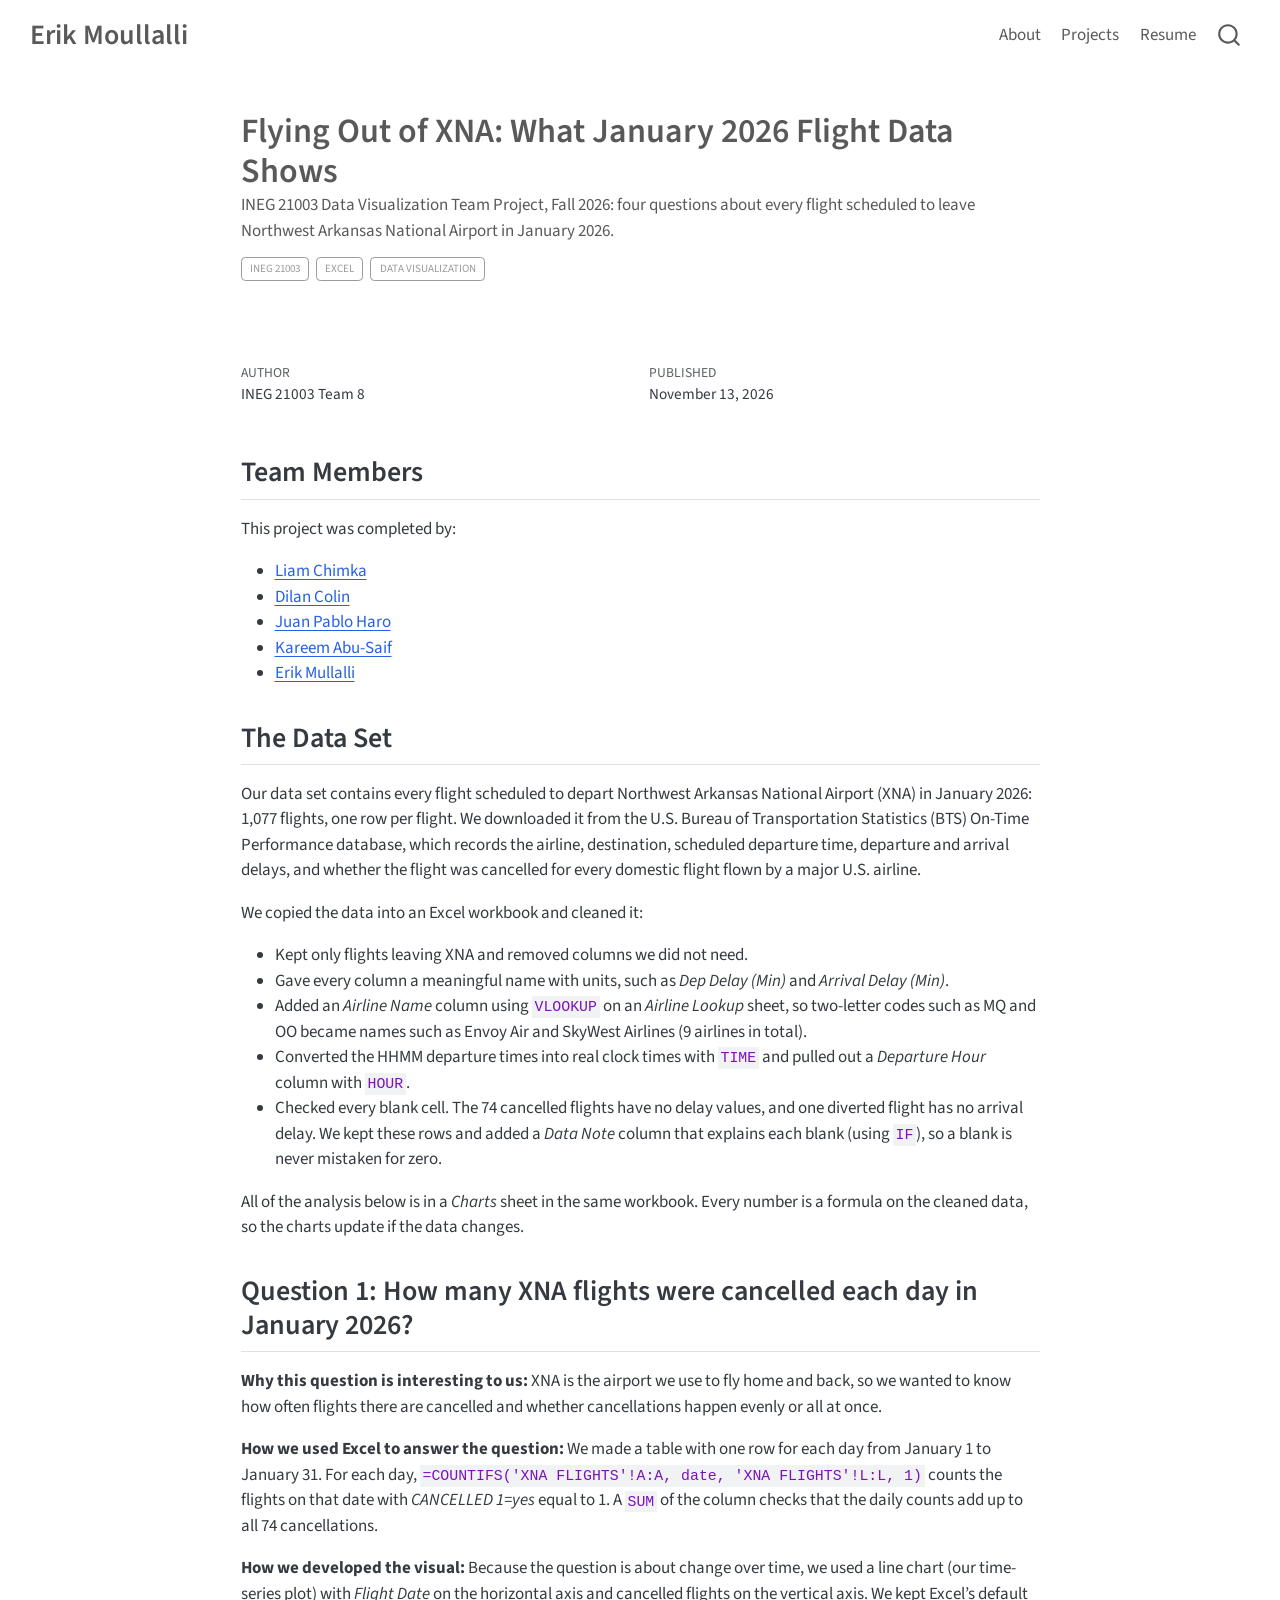
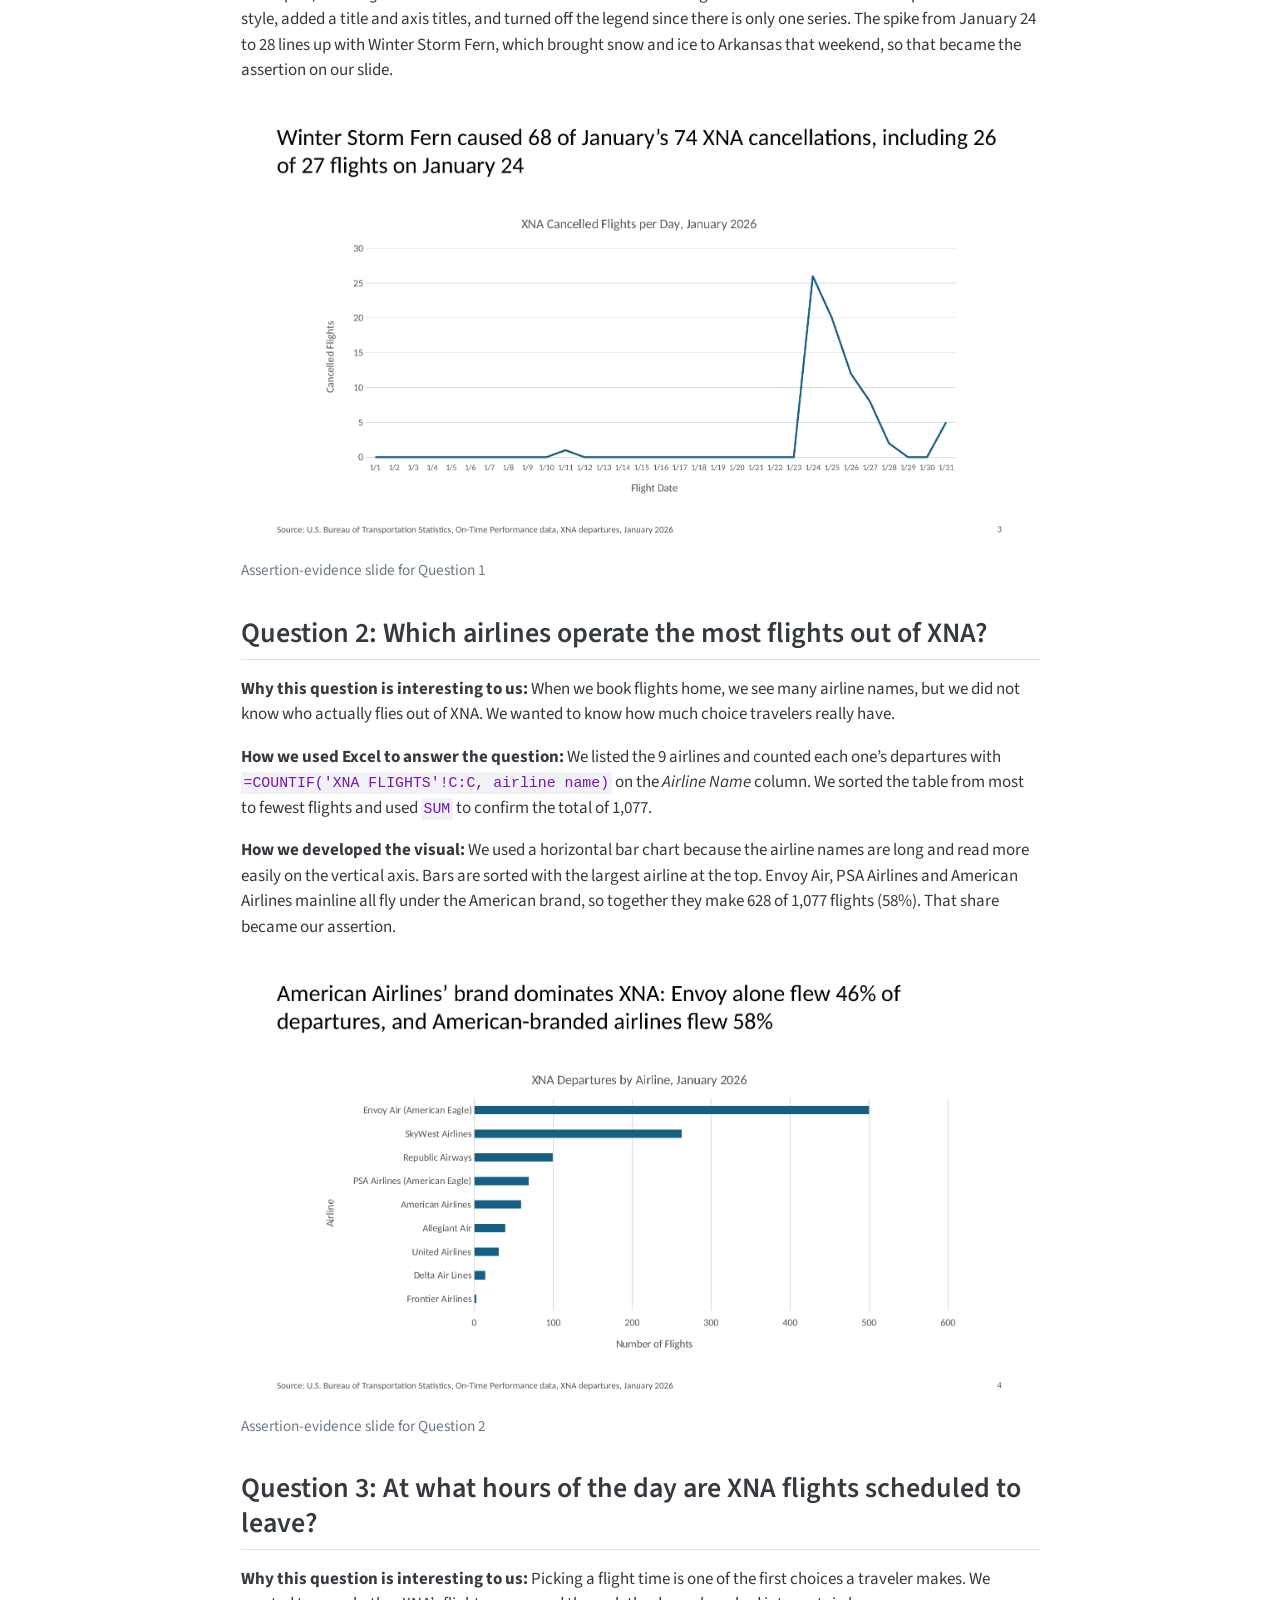
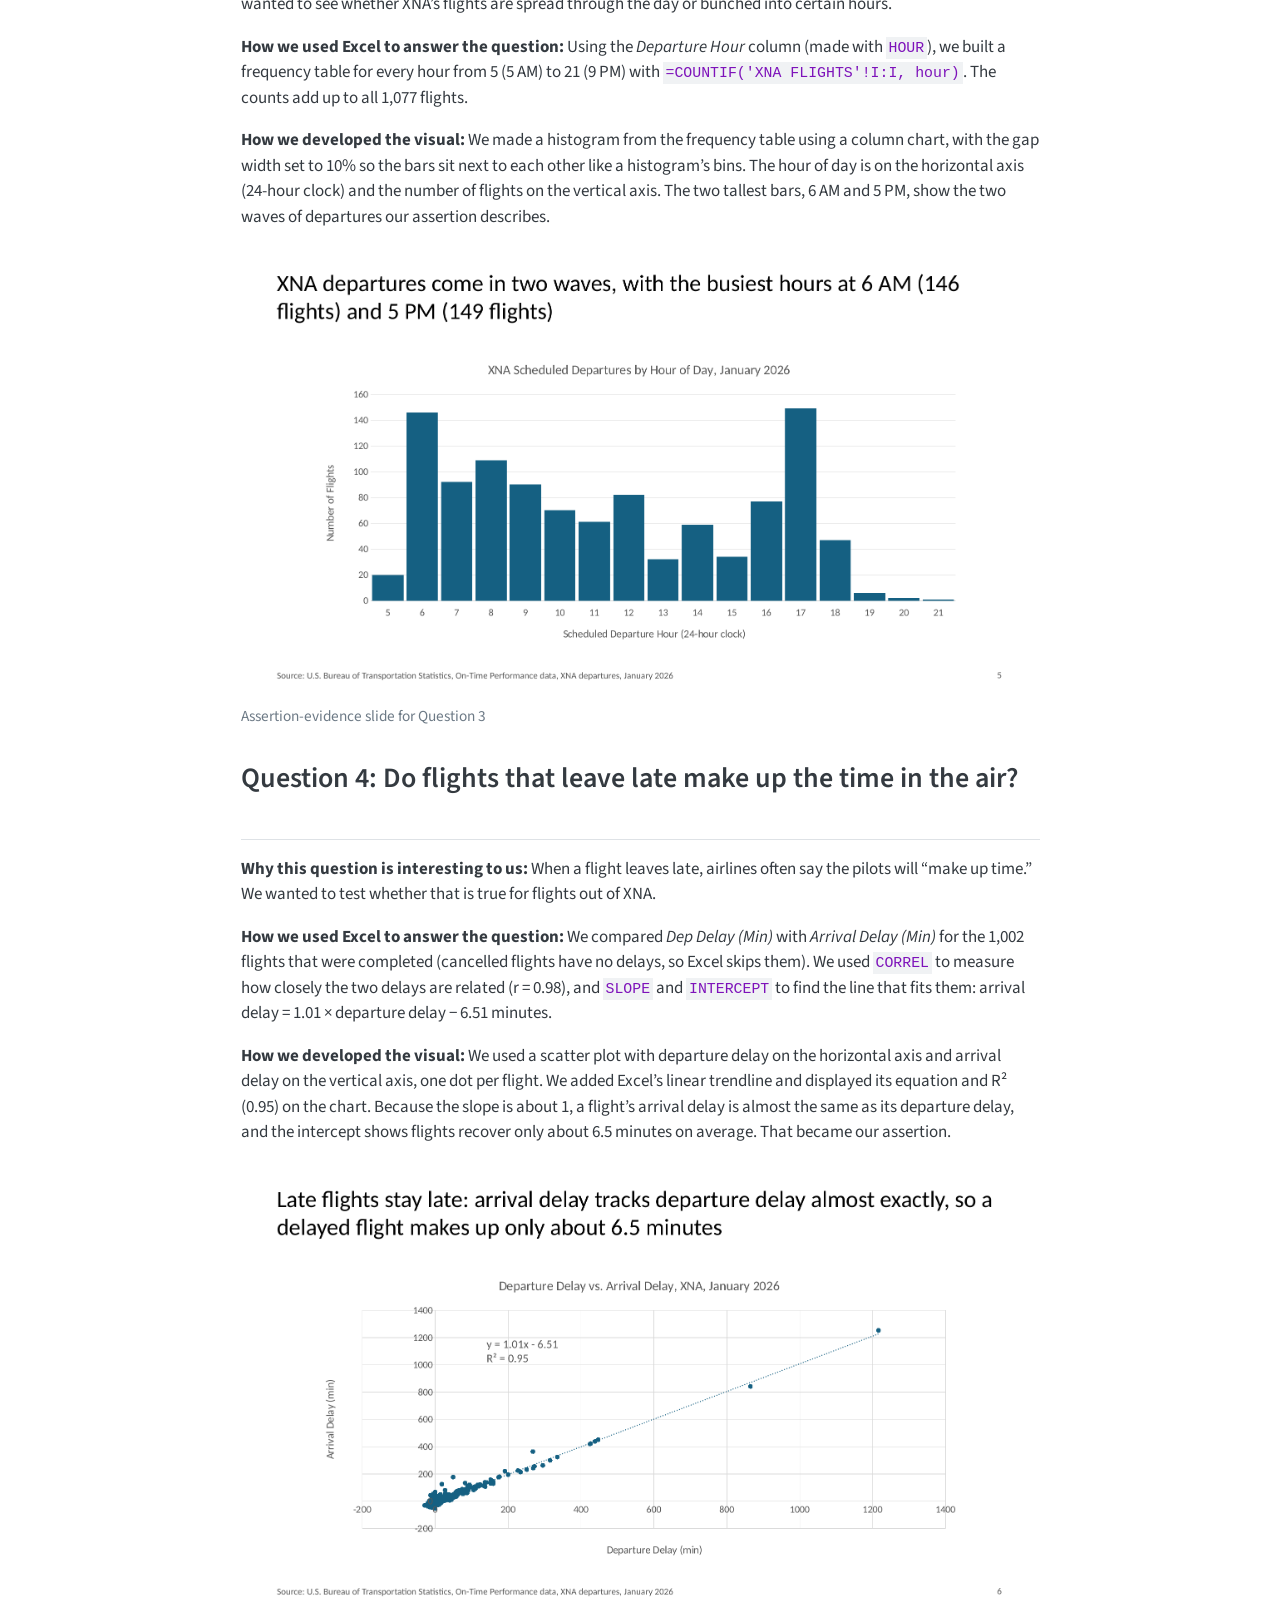
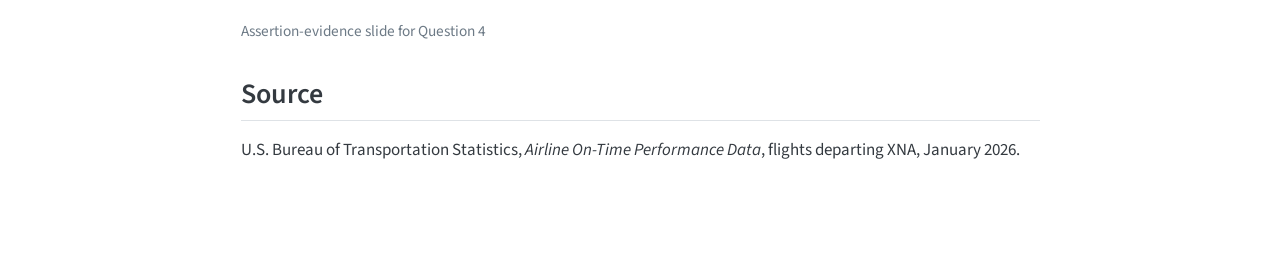
<file: docs/posts/xna_flights/index.html>
<!DOCTYPE html>
<html xmlns="http://www.w3.org/1999/xhtml" lang="en" xml:lang="en"><head>

<meta charset="utf-8">
<meta name="generator" content="quarto-1.9.38">

<meta name="viewport" content="width=device-width, initial-scale=1.0, user-scalable=yes">

<meta name="author" content="INEG 21003 Team 8">
<meta name="dcterms.date" content="2026-11-13">
<meta name="description" content="INEG 21003 Data Visualization Team Project, Fall 2026: four questions about every flight scheduled to leave Northwest Arkansas National Airport in January 2026.">

<title>Flying Out of XNA: What January 2026 Flight Data Shows – Erik Moullalli</title>
<style>
/* Default styles provided by pandoc.
** See https://pandoc.org/MANUAL.html#variables-for-html for config info.
*/
code{white-space: pre-wrap;}
span.smallcaps{font-variant: small-caps;}
div.columns{display: flex; gap: min(4vw, 1.5em);}
div.column{flex: auto; overflow-x: auto;}
div.hanging-indent{margin-left: 1.5em; text-indent: -1.5em;}
ul.task-list{list-style: none;}
ul.task-list li input[type="checkbox"] {
  width: 0.8em;
  margin: 0 0.8em 0.2em -1em; /* quarto-specific, see https://github.com/quarto-dev/quarto-cli/issues/4556 */ 
  vertical-align: middle;
}
</style>


<script src="../../site_libs/quarto-nav/quarto-nav.js"></script>
<script src="../../site_libs/quarto-nav/headroom.min.js"></script>
<script src="../../site_libs/clipboard/clipboard.min.js"></script>
<script src="../../site_libs/quarto-search/autocomplete.umd.js"></script>
<script src="../../site_libs/quarto-search/fuse.min.js"></script>
<script src="../../site_libs/quarto-search/quarto-search.js"></script>
<meta name="quarto:offset" content="../../">
<script src="../../site_libs/quarto-html/quarto.js" type="module"></script>
<script src="../../site_libs/quarto-html/tabsets/tabsets.js" type="module"></script>
<script src="../../site_libs/quarto-html/popper.min.js"></script>
<script src="../../site_libs/quarto-html/tippy.umd.min.js"></script>
<script src="../../site_libs/quarto-html/anchor.min.js"></script>
<link href="../../site_libs/quarto-html/tippy.css" rel="stylesheet">
<link href="../../site_libs/quarto-html/quarto-syntax-highlighting-15634bcf2e68342d4ad2dfa704d543f6.css" rel="stylesheet" id="quarto-text-highlighting-styles">
<script src="../../site_libs/bootstrap/bootstrap.min.js"></script>
<link href="../../site_libs/bootstrap/bootstrap-icons.css" rel="stylesheet">
<link href="../../site_libs/bootstrap/bootstrap-67066a1b87feadda94346438552b42b0.min.css" rel="stylesheet" append-hash="true" id="quarto-bootstrap" data-mode="light">
<script id="quarto-search-options" type="application/json">{
  "location": "navbar",
  "copy-button": false,
  "collapse-after": 3,
  "panel-placement": "end",
  "type": "overlay",
  "limit": 50,
  "keyboard-shortcut": [
    "f",
    "/",
    "s"
  ],
  "show-item-context": false,
  "language": {
    "search-no-results-text": "No results",
    "search-matching-documents-text": "matching documents",
    "search-copy-link-title": "Copy link to search",
    "search-hide-matches-text": "Hide additional matches",
    "search-more-match-text": "more match in this document",
    "search-more-matches-text": "more matches in this document",
    "search-clear-button-title": "Clear",
    "search-text-placeholder": "",
    "search-detached-cancel-button-title": "Cancel",
    "search-submit-button-title": "Submit",
    "search-label": "Search"
  }
}</script>


<link rel="stylesheet" href="../../styles.css">
</head>

<body class="nav-fixed fullcontent quarto-light">

<div id="quarto-search-results"></div>
  <header id="quarto-header" class="headroom fixed-top quarto-banner">
    <nav class="navbar navbar-expand-lg " data-bs-theme="dark">
      <div class="navbar-container container-fluid">
      <div class="navbar-brand-container mx-auto">
    <a class="navbar-brand" href="../../index.html">
    <span class="navbar-title">Erik Moullalli</span>
    </a>
  </div>
            <div id="quarto-search" class="" title="Search"></div>
          <button class="navbar-toggler" type="button" data-bs-toggle="collapse" data-bs-target="#navbarCollapse" aria-controls="navbarCollapse" role="menu" aria-expanded="false" aria-label="Toggle navigation" onclick="if (window.quartoToggleHeadroom) { window.quartoToggleHeadroom(); }">
  <span class="navbar-toggler-icon"></span>
</button>
          <div class="collapse navbar-collapse" id="navbarCollapse">
            <ul class="navbar-nav navbar-nav-scroll ms-auto">
  <li class="nav-item">
    <a class="nav-link" href="../../About.html"> 
<span class="menu-text">About</span></a>
  </li>  
  <li class="nav-item">
    <a class="nav-link" href="../../projects.html"> 
<span class="menu-text">Projects</span></a>
  </li>  
  <li class="nav-item">
    <a class="nav-link" href="../../resume.html"> 
<span class="menu-text">Resume</span></a>
  </li>  
</ul>
          </div> <!-- /navcollapse -->
            <div class="quarto-navbar-tools">
</div>
      </div> <!-- /container-fluid -->
    </nav>
</header>
<!-- content -->
<header id="title-block-header" class="quarto-title-block default page-columns page-full">
  <div class="quarto-title-banner page-columns page-full">
    <div class="quarto-title column-body">
      <h1 class="title">Flying Out of XNA: What January 2026 Flight Data Shows</h1>
                  <div>
        <div class="description">
          INEG 21003 Data Visualization Team Project, Fall 2026: four questions about every flight scheduled to leave Northwest Arkansas National Airport in January 2026.
        </div>
      </div>
                          <div class="quarto-categories">
                <div class="quarto-category">INEG 21003</div>
                <div class="quarto-category">Excel</div>
                <div class="quarto-category">Data Visualization</div>
              </div>
                  </div>
  </div>
    
  
  <div class="quarto-title-meta">

      <div>
      <div class="quarto-title-meta-heading">Author</div>
      <div class="quarto-title-meta-contents">
               <p>INEG 21003 Team 8 </p>
            </div>
    </div>
      
      <div>
      <div class="quarto-title-meta-heading">Published</div>
      <div class="quarto-title-meta-contents">
        <p class="date">November 13, 2026</p>
      </div>
    </div>
    
      
    </div>
    
  
  </header><div id="quarto-content" class="quarto-container page-columns page-rows-contents page-layout-article page-navbar">
<!-- sidebar -->
<!-- margin-sidebar -->
    
<!-- main -->
<main class="content quarto-banner-title-block" id="quarto-document-content">





<section id="team-members" class="level2">
<h2 class="anchored" data-anchor-id="team-members">Team Members</h2>
<p>This project was completed by:</p>
<ul>
<li><a href="https://liamchimka.github.io/">Liam Chimka</a></li>
<li><a href="https://DilanColin.github.io/">Dilan Colin</a></li>
<li><a href="https://jp-haro.github.io/">Juan Pablo Haro</a></li>
<li><a href="https://kareemabusaif.github.io/">Kareem Abu-Saif</a></li>
<li><a href="https://erikmullalli.github.io/">Erik Mullalli</a></li>
</ul>
</section>
<section id="the-data-set" class="level2">
<h2 class="anchored" data-anchor-id="the-data-set">The Data Set</h2>
<p>Our data set contains every flight scheduled to depart Northwest Arkansas National Airport (XNA) in January 2026: 1,077 flights, one row per flight. We downloaded it from the U.S. Bureau of Transportation Statistics (BTS) On-Time Performance database, which records the airline, destination, scheduled departure time, departure and arrival delays, and whether the flight was cancelled for every domestic flight flown by a major U.S. airline.</p>
<p>We copied the data into an Excel workbook and cleaned it:</p>
<ul>
<li>Kept only flights leaving XNA and removed columns we did not need.</li>
<li>Gave every column a meaningful name with units, such as <em>Dep Delay (Min)</em> and <em>Arrival Delay (Min)</em>.</li>
<li>Added an <em>Airline Name</em> column using <code>VLOOKUP</code> on an <em>Airline Lookup</em> sheet, so two-letter codes such as MQ and OO became names such as Envoy Air and SkyWest Airlines (9 airlines in total).</li>
<li>Converted the HHMM departure times into real clock times with <code>TIME</code> and pulled out a <em>Departure Hour</em> column with <code>HOUR</code>.</li>
<li>Checked every blank cell. The 74 cancelled flights have no delay values, and one diverted flight has no arrival delay. We kept these rows and added a <em>Data Note</em> column that explains each blank (using <code>IF</code>), so a blank is never mistaken for zero.</li>
</ul>
<p>All of the analysis below is in a <em>Charts</em> sheet in the same workbook. Every number is a formula on the cleaned data, so the charts update if the data changes.</p>
</section>
<section id="question-1-how-many-xna-flights-were-cancelled-each-day-in-january-2026" class="level2">
<h2 class="anchored" data-anchor-id="question-1-how-many-xna-flights-were-cancelled-each-day-in-january-2026">Question 1: How many XNA flights were cancelled each day in January 2026?</h2>
<p><strong>Why this question is interesting to us:</strong> XNA is the airport we use to fly home and back, so we wanted to know how often flights there are cancelled and whether cancellations happen evenly or all at once.</p>
<p><strong>How we used Excel to answer the question:</strong> We made a table with one row for each day from January 1 to January 31. For each day, <code>=COUNTIFS('XNA FLIGHTS'!A:A, date, 'XNA FLIGHTS'!L:L, 1)</code> counts the flights on that date with <em>CANCELLED 1=yes</em> equal to 1. A <code>SUM</code> of the column checks that the daily counts add up to all 74 cancellations.</p>
<p><strong>How we developed the visual:</strong> Because the question is about change over time, we used a line chart (our time-series plot) with <em>Flight Date</em> on the horizontal axis and cancelled flights on the vertical axis. We kept Excel’s default style, added a title and axis titles, and turned off the legend since there is only one series. The spike from January 24 to 28 lines up with Winter Storm Fern, which brought snow and ice to Arkansas that weekend, so that became the assertion on our slide.</p>
<div class="quarto-figure quarto-figure-center">
<figure class="figure">
<p><img src="slide-q1.png" class="img-fluid figure-img" alt="Slide stating that Winter Storm Fern caused 68 of January's 74 XNA cancellations, with a line chart of cancelled flights per day that is near zero until a spike of 26 on January 24."></p>
<figcaption>Assertion-evidence slide for Question 1</figcaption>
</figure>
</div>
</section>
<section id="question-2-which-airlines-operate-the-most-flights-out-of-xna" class="level2">
<h2 class="anchored" data-anchor-id="question-2-which-airlines-operate-the-most-flights-out-of-xna">Question 2: Which airlines operate the most flights out of XNA?</h2>
<p><strong>Why this question is interesting to us:</strong> When we book flights home, we see many airline names, but we did not know who actually flies out of XNA. We wanted to know how much choice travelers really have.</p>
<p><strong>How we used Excel to answer the question:</strong> We listed the 9 airlines and counted each one’s departures with <code>=COUNTIF('XNA FLIGHTS'!C:C, airline name)</code> on the <em>Airline Name</em> column. We sorted the table from most to fewest flights and used <code>SUM</code> to confirm the total of 1,077.</p>
<p><strong>How we developed the visual:</strong> We used a horizontal bar chart because the airline names are long and read more easily on the vertical axis. Bars are sorted with the largest airline at the top. Envoy Air, PSA Airlines and American Airlines mainline all fly under the American brand, so together they make 628 of 1,077 flights (58%). That share became our assertion.</p>
<div class="quarto-figure quarto-figure-center">
<figure class="figure">
<p><img src="slide-q2.png" class="img-fluid figure-img" alt="Slide stating that Envoy alone flew 46 percent of XNA departures and American-branded airlines flew 58 percent, with a horizontal bar chart of flights by airline led by Envoy Air with 500."></p>
<figcaption>Assertion-evidence slide for Question 2</figcaption>
</figure>
</div>
</section>
<section id="question-3-at-what-hours-of-the-day-are-xna-flights-scheduled-to-leave" class="level2">
<h2 class="anchored" data-anchor-id="question-3-at-what-hours-of-the-day-are-xna-flights-scheduled-to-leave">Question 3: At what hours of the day are XNA flights scheduled to leave?</h2>
<p><strong>Why this question is interesting to us:</strong> Picking a flight time is one of the first choices a traveler makes. We wanted to see whether XNA’s flights are spread through the day or bunched into certain hours.</p>
<p><strong>How we used Excel to answer the question:</strong> Using the <em>Departure Hour</em> column (made with <code>HOUR</code>), we built a frequency table for every hour from 5 (5 AM) to 21 (9 PM) with <code>=COUNTIF('XNA FLIGHTS'!I:I, hour)</code>. The counts add up to all 1,077 flights.</p>
<p><strong>How we developed the visual:</strong> We made a histogram from the frequency table using a column chart, with the gap width set to 10% so the bars sit next to each other like a histogram’s bins. The hour of day is on the horizontal axis (24-hour clock) and the number of flights on the vertical axis. The two tallest bars, 6 AM and 5 PM, show the two waves of departures our assertion describes.</p>
<div class="quarto-figure quarto-figure-center">
<figure class="figure">
<p><img src="slide-q3.png" class="img-fluid figure-img" alt="Slide stating that XNA departures come in two waves, with a histogram of flights by scheduled departure hour peaking at 146 flights at 6 AM and 149 at 5 PM."></p>
<figcaption>Assertion-evidence slide for Question 3</figcaption>
</figure>
</div>
</section>
<section id="question-4-do-flights-that-leave-late-make-up-the-time-in-the-air" class="level2">
<h2 class="anchored" data-anchor-id="question-4-do-flights-that-leave-late-make-up-the-time-in-the-air">Question 4: Do flights that leave late make up the time in the air?</h2>
<p><strong>Why this question is interesting to us:</strong> When a flight leaves late, airlines often say the pilots will “make up time.” We wanted to test whether that is true for flights out of XNA.</p>
<p><strong>How we used Excel to answer the question:</strong> We compared <em>Dep Delay (Min)</em> with <em>Arrival Delay (Min)</em> for the 1,002 flights that were completed (cancelled flights have no delays, so Excel skips them). We used <code>CORREL</code> to measure how closely the two delays are related (r = 0.98), and <code>SLOPE</code> and <code>INTERCEPT</code> to find the line that fits them: arrival delay = 1.01 × departure delay − 6.51 minutes.</p>
<p><strong>How we developed the visual:</strong> We used a scatter plot with departure delay on the horizontal axis and arrival delay on the vertical axis, one dot per flight. We added Excel’s linear trendline and displayed its equation and R² (0.95) on the chart. Because the slope is about 1, a flight’s arrival delay is almost the same as its departure delay, and the intercept shows flights recover only about 6.5 minutes on average. That became our assertion.</p>
<div class="quarto-figure quarto-figure-center">
<figure class="figure">
<p><img src="slide-q4.png" class="img-fluid figure-img" alt="Slide stating that arrival delay tracks departure delay almost exactly, with a scatter plot of departure versus arrival delay and a linear trendline y = 1.01x - 6.51 with R squared 0.95."></p>
<figcaption>Assertion-evidence slide for Question 4</figcaption>
</figure>
</div>
</section>
<section id="source" class="level2">
<h2 class="anchored" data-anchor-id="source">Source</h2>
<p>U.S. Bureau of Transportation Statistics, <em>Airline On-Time Performance Data</em>, flights departing XNA, January 2026.</p>


</section>

</main> <!-- /main -->
<script id="quarto-html-after-body" type="application/javascript">
  window.document.addEventListener("DOMContentLoaded", function (event) {
    const icon = "";
    const anchorJS = new window.AnchorJS();
    anchorJS.options = {
      placement: 'right',
      icon: icon
    };
    anchorJS.add('.anchored');
    const isCodeAnnotation = (el) => {
      for (const clz of el.classList) {
        if (clz.startsWith('code-annotation-')) {                     
          return true;
        }
      }
      return false;
    }
    const onCopySuccess = function(e) {
      // button target
      const button = e.trigger;
      // don't keep focus
      button.blur();
      // flash "checked"
      button.classList.add('code-copy-button-checked');
      var currentTitle = button.getAttribute("title");
      button.setAttribute("title", "Copied!");
      let tooltip;
      if (window.bootstrap) {
        button.setAttribute("data-bs-toggle", "tooltip");
        button.setAttribute("data-bs-placement", "left");
        button.setAttribute("data-bs-title", "Copied!");
        tooltip = new bootstrap.Tooltip(button, 
          { trigger: "manual", 
            customClass: "code-copy-button-tooltip",
            offset: [0, -8]});
        tooltip.show();    
      }
      setTimeout(function() {
        if (tooltip) {
          tooltip.hide();
          button.removeAttribute("data-bs-title");
          button.removeAttribute("data-bs-toggle");
          button.removeAttribute("data-bs-placement");
        }
        button.setAttribute("title", currentTitle);
        button.classList.remove('code-copy-button-checked');
      }, 1000);
      // clear code selection
      e.clearSelection();
    }
    const getTextToCopy = function(trigger) {
      const outerScaffold = trigger.parentElement.cloneNode(true);
      const codeEl = outerScaffold.querySelector('code');
      for (const childEl of codeEl.children) {
        if (isCodeAnnotation(childEl)) {
          childEl.remove();
        }
      }
      return codeEl.innerText;
    }
    const clipboard = new window.ClipboardJS('.code-copy-button:not([data-in-quarto-modal])', {
      text: getTextToCopy
    });
    clipboard.on('success', onCopySuccess);
    if (window.document.getElementById('quarto-embedded-source-code-modal')) {
      const clipboardModal = new window.ClipboardJS('.code-copy-button[data-in-quarto-modal]', {
        text: getTextToCopy,
        container: window.document.getElementById('quarto-embedded-source-code-modal')
      });
      clipboardModal.on('success', onCopySuccess);
    }
      var localhostRegex = new RegExp(/^(?:http|https):\/\/localhost\:?[0-9]*\//);
      var mailtoRegex = new RegExp(/^mailto:/);
        var filterRegex = new RegExp('/' + window.location.host + '/');
      var isInternal = (href) => {
          return filterRegex.test(href) || localhostRegex.test(href) || mailtoRegex.test(href);
      }
      // Inspect non-navigation links and adorn them if external
     var links = window.document.querySelectorAll('a[href]:not(.nav-link):not(.navbar-brand):not(.toc-action):not(.sidebar-link):not(.sidebar-item-toggle):not(.pagination-link):not(.no-external):not([aria-hidden]):not(.dropdown-item):not(.quarto-navigation-tool):not(.about-link)');
      for (var i=0; i<links.length; i++) {
        const link = links[i];
        if (!isInternal(link.href)) {
          // undo the damage that might have been done by quarto-nav.js in the case of
          // links that we want to consider external
          if (link.dataset.originalHref !== undefined) {
            link.href = link.dataset.originalHref;
          }
        }
      }
    function tippyHover(el, contentFn, onTriggerFn, onUntriggerFn) {
      const config = {
        allowHTML: true,
        maxWidth: 500,
        delay: 100,
        arrow: false,
        appendTo: function(el) {
            return el.parentElement;
        },
        interactive: true,
        interactiveBorder: 10,
        theme: 'quarto',
        placement: 'bottom-start',
      };
      if (contentFn) {
        config.content = contentFn;
      }
      if (onTriggerFn) {
        config.onTrigger = onTriggerFn;
      }
      if (onUntriggerFn) {
        config.onUntrigger = onUntriggerFn;
      }
      window.tippy(el, config); 
    }
    const noterefs = window.document.querySelectorAll('a[role="doc-noteref"]');
    for (var i=0; i<noterefs.length; i++) {
      const ref = noterefs[i];
      tippyHover(ref, function() {
        // use id or data attribute instead here
        let href = ref.getAttribute('data-footnote-href') || ref.getAttribute('href');
        try { href = new URL(href).hash; } catch {}
        const id = href.replace(/^#\/?/, "");
        const note = window.document.getElementById(id);
        if (note) {
          return note.innerHTML;
        } else {
          return "";
        }
      });
    }
    const xrefs = window.document.querySelectorAll('a.quarto-xref');
    const processXRef = (id, note) => {
      // Strip column container classes
      const stripColumnClz = (el) => {
        el.classList.remove("page-full", "page-columns");
        if (el.children) {
          for (const child of el.children) {
            stripColumnClz(child);
          }
        }
      }
      stripColumnClz(note)
      if (id === null || id.startsWith('sec-')) {
        // Special case sections, only their first couple elements
        const container = document.createElement("div");
        if (note.children && note.children.length > 2) {
          container.appendChild(note.children[0].cloneNode(true));
          for (let i = 1; i < note.children.length; i++) {
            const child = note.children[i];
            if (child.tagName === "P" && child.innerText === "") {
              continue;
            } else {
              container.appendChild(child.cloneNode(true));
              break;
            }
          }
          if (window.Quarto?.typesetMath) {
            window.Quarto.typesetMath(container);
          }
          return container.innerHTML
        } else {
          if (window.Quarto?.typesetMath) {
            window.Quarto.typesetMath(note);
          }
          return note.innerHTML;
        }
      } else {
        // Remove any anchor links if they are present
        const anchorLink = note.querySelector('a.anchorjs-link');
        if (anchorLink) {
          anchorLink.remove();
        }
        if (window.Quarto?.typesetMath) {
          window.Quarto.typesetMath(note);
        }
        if (note.classList.contains("callout")) {
          return note.outerHTML;
        } else {
          return note.innerHTML;
        }
      }
    }
    for (var i=0; i<xrefs.length; i++) {
      const xref = xrefs[i];
      tippyHover(xref, undefined, function(instance) {
        instance.disable();
        let url = xref.getAttribute('href');
        let hash = undefined; 
        if (url.startsWith('#')) {
          hash = url;
        } else {
          try { hash = new URL(url).hash; } catch {}
        }
        if (hash) {
          const id = hash.replace(/^#\/?/, "");
          const note = window.document.getElementById(id);
          if (note !== null) {
            try {
              const html = processXRef(id, note.cloneNode(true));
              instance.setContent(html);
            } finally {
              instance.enable();
              instance.show();
            }
          } else {
            // See if we can fetch this
            fetch(url.split('#')[0])
            .then(res => res.text())
            .then(html => {
              const parser = new DOMParser();
              const htmlDoc = parser.parseFromString(html, "text/html");
              const note = htmlDoc.getElementById(id);
              if (note !== null) {
                const html = processXRef(id, note);
                instance.setContent(html);
              } 
            }).finally(() => {
              instance.enable();
              instance.show();
            });
          }
        } else {
          // See if we can fetch a full url (with no hash to target)
          // This is a special case and we should probably do some content thinning / targeting
          fetch(url)
          .then(res => res.text())
          .then(html => {
            const parser = new DOMParser();
            const htmlDoc = parser.parseFromString(html, "text/html");
            const note = htmlDoc.querySelector('main.content');
            if (note !== null) {
              // This should only happen for chapter cross references
              // (since there is no id in the URL)
              // remove the first header
              if (note.children.length > 0 && note.children[0].tagName === "HEADER") {
                note.children[0].remove();
              }
              const html = processXRef(null, note);
              instance.setContent(html);
            } 
          }).finally(() => {
            instance.enable();
            instance.show();
          });
        }
      }, function(instance) {
      });
    }
        let selectedAnnoteEl;
        const selectorForAnnotation = ( cell, annotation) => {
          let cellAttr = 'data-code-cell="' + cell + '"';
          let lineAttr = 'data-code-annotation="' +  annotation + '"';
          const selector = 'span[' + cellAttr + '][' + lineAttr + ']';
          return selector;
        }
        const selectCodeLines = (annoteEl) => {
          const doc = window.document;
          const targetCell = annoteEl.getAttribute("data-target-cell");
          const targetAnnotation = annoteEl.getAttribute("data-target-annotation");
          const annoteSpan = window.document.querySelector(selectorForAnnotation(targetCell, targetAnnotation));
          const lines = annoteSpan.getAttribute("data-code-lines").split(",");
          const lineIds = lines.map((line) => {
            return targetCell + "-" + line;
          })
          let top = null;
          let height = null;
          let parent = null;
          if (lineIds.length > 0) {
              //compute the position of the single el (top and bottom and make a div)
              const el = window.document.getElementById(lineIds[0]);
              top = el.offsetTop;
              height = el.offsetHeight;
              parent = el.parentElement.parentElement;
            if (lineIds.length > 1) {
              const lastEl = window.document.getElementById(lineIds[lineIds.length - 1]);
              const bottom = lastEl.offsetTop + lastEl.offsetHeight;
              height = bottom - top;
            }
            if (top !== null && height !== null && parent !== null) {
              // cook up a div (if necessary) and position it 
              let div = window.document.getElementById("code-annotation-line-highlight");
              if (div === null) {
                div = window.document.createElement("div");
                div.setAttribute("id", "code-annotation-line-highlight");
                div.style.position = 'absolute';
                parent.appendChild(div);
              }
              div.style.top = top - 2 + "px";
              div.style.height = height + 4 + "px";
              div.style.left = 0;
              let gutterDiv = window.document.getElementById("code-annotation-line-highlight-gutter");
              if (gutterDiv === null) {
                gutterDiv = window.document.createElement("div");
                gutterDiv.setAttribute("id", "code-annotation-line-highlight-gutter");
                gutterDiv.style.position = 'absolute';
                const codeCell = window.document.getElementById(targetCell);
                const gutter = codeCell.querySelector('.code-annotation-gutter');
                gutter.appendChild(gutterDiv);
              }
              gutterDiv.style.top = top - 2 + "px";
              gutterDiv.style.height = height + 4 + "px";
            }
            selectedAnnoteEl = annoteEl;
          }
        };
        const unselectCodeLines = () => {
          const elementsIds = ["code-annotation-line-highlight", "code-annotation-line-highlight-gutter"];
          elementsIds.forEach((elId) => {
            const div = window.document.getElementById(elId);
            if (div) {
              div.remove();
            }
          });
          selectedAnnoteEl = undefined;
        };
          // Handle positioning of the toggle
      window.addEventListener(
        "resize",
        throttle(() => {
          elRect = undefined;
          if (selectedAnnoteEl) {
            selectCodeLines(selectedAnnoteEl);
          }
        }, 10)
      );
      function throttle(fn, ms) {
      let throttle = false;
      let timer;
        return (...args) => {
          if(!throttle) { // first call gets through
              fn.apply(this, args);
              throttle = true;
          } else { // all the others get throttled
              if(timer) clearTimeout(timer); // cancel #2
              timer = setTimeout(() => {
                fn.apply(this, args);
                timer = throttle = false;
              }, ms);
          }
        };
      }
        // Attach click handler to the DT
        const annoteDls = window.document.querySelectorAll('dt[data-target-cell]');
        for (const annoteDlNode of annoteDls) {
          annoteDlNode.addEventListener('click', (event) => {
            const clickedEl = event.target;
            if (clickedEl !== selectedAnnoteEl) {
              unselectCodeLines();
              const activeEl = window.document.querySelector('dt[data-target-cell].code-annotation-active');
              if (activeEl) {
                activeEl.classList.remove('code-annotation-active');
              }
              selectCodeLines(clickedEl);
              clickedEl.classList.add('code-annotation-active');
            } else {
              // Unselect the line
              unselectCodeLines();
              clickedEl.classList.remove('code-annotation-active');
            }
          });
        }
    const findCites = (el) => {
      const parentEl = el.parentElement;
      if (parentEl) {
        const cites = parentEl.dataset.cites;
        if (cites) {
          return {
            el,
            cites: cites.split(' ')
          };
        } else {
          return findCites(el.parentElement)
        }
      } else {
        return undefined;
      }
    };
    var bibliorefs = window.document.querySelectorAll('a[role="doc-biblioref"]');
    for (var i=0; i<bibliorefs.length; i++) {
      const ref = bibliorefs[i];
      const citeInfo = findCites(ref);
      if (citeInfo) {
        tippyHover(citeInfo.el, function() {
          var popup = window.document.createElement('div');
          citeInfo.cites.forEach(function(cite) {
            var citeDiv = window.document.createElement('div');
            citeDiv.classList.add('hanging-indent');
            citeDiv.classList.add('csl-entry');
            var biblioDiv = window.document.getElementById('ref-' + cite);
            if (biblioDiv) {
              citeDiv.innerHTML = biblioDiv.innerHTML;
            }
            popup.appendChild(citeDiv);
          });
          return popup.innerHTML;
        });
      }
    }
  });
  </script>
</div> <!-- /content -->




</body></html>
</file>
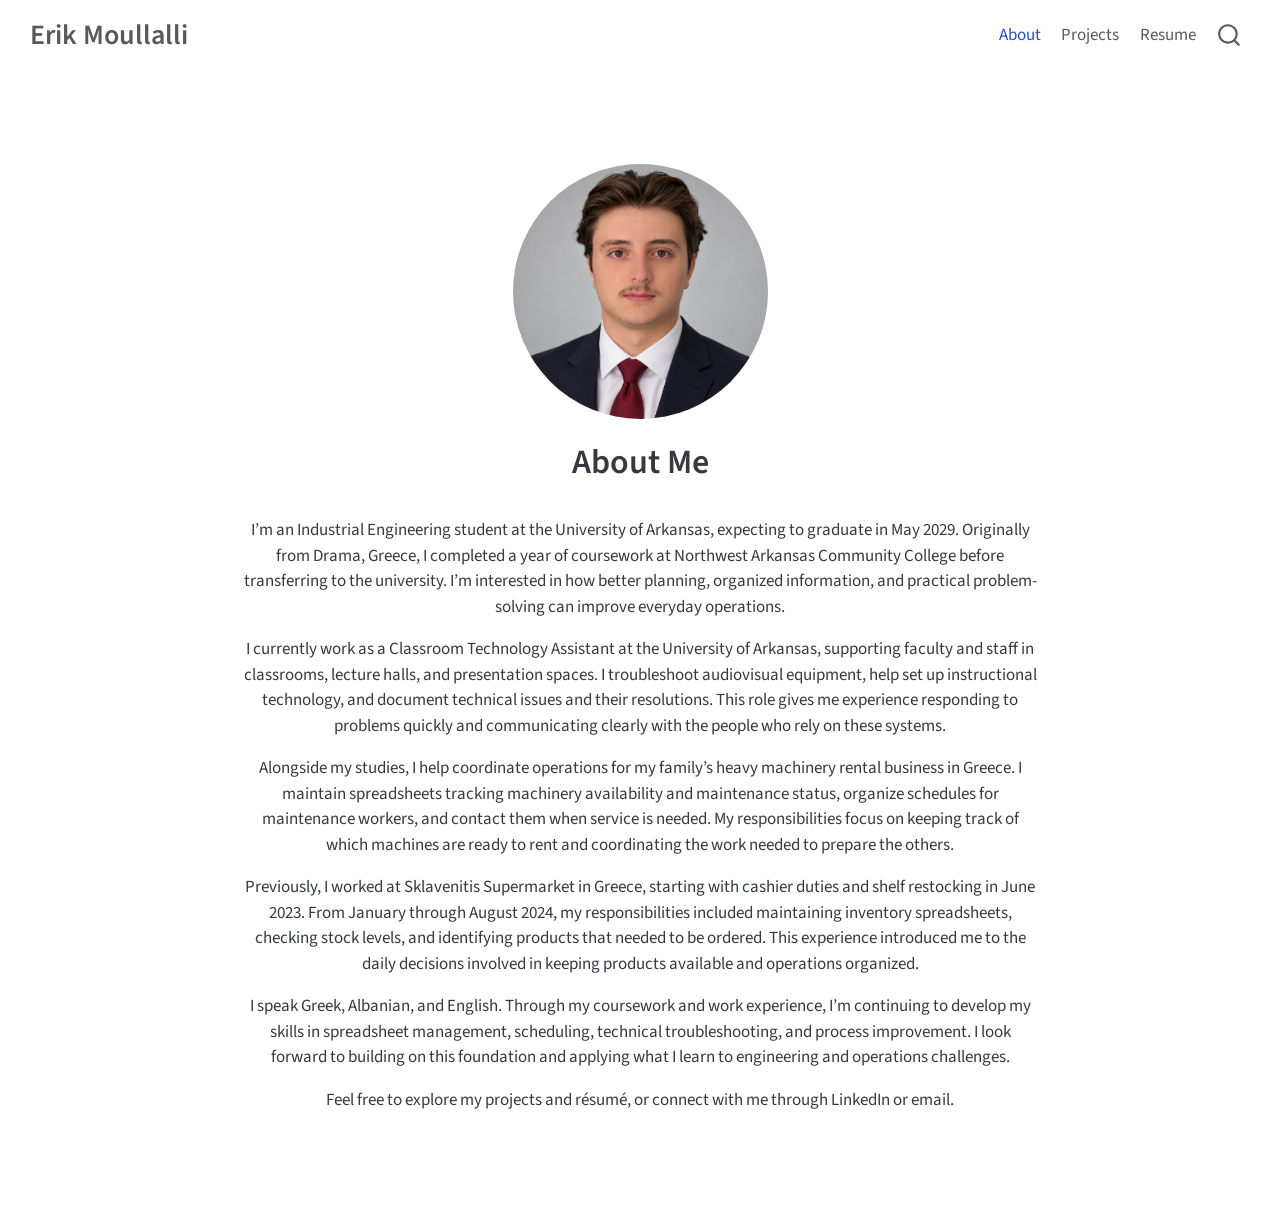
<file: docs/About.html>
<!DOCTYPE html>
<html xmlns="http://www.w3.org/1999/xhtml" lang="en" xml:lang="en"><head>

<meta charset="utf-8">
<meta name="generator" content="quarto-1.9.38">

<meta name="viewport" content="width=device-width, initial-scale=1.0, user-scalable=yes">


<title>About Me – Erik Moullalli</title>
<style>
/* Default styles provided by pandoc.
** See https://pandoc.org/MANUAL.html#variables-for-html for config info.
*/
code{white-space: pre-wrap;}
span.smallcaps{font-variant: small-caps;}
div.columns{display: flex; gap: min(4vw, 1.5em);}
div.column{flex: auto; overflow-x: auto;}
div.hanging-indent{margin-left: 1.5em; text-indent: -1.5em;}
ul.task-list{list-style: none;}
ul.task-list li input[type="checkbox"] {
  width: 0.8em;
  margin: 0 0.8em 0.2em -1em; /* quarto-specific, see https://github.com/quarto-dev/quarto-cli/issues/4556 */ 
  vertical-align: middle;
}
</style>


<script src="site_libs/quarto-nav/quarto-nav.js"></script>
<script src="site_libs/quarto-nav/headroom.min.js"></script>
<script src="site_libs/clipboard/clipboard.min.js"></script>
<script src="site_libs/quarto-search/autocomplete.umd.js"></script>
<script src="site_libs/quarto-search/fuse.min.js"></script>
<script src="site_libs/quarto-search/quarto-search.js"></script>
<meta name="quarto:offset" content="./">
<script src="site_libs/quarto-html/quarto.js" type="module"></script>
<script src="site_libs/quarto-html/tabsets/tabsets.js" type="module"></script>
<script src="site_libs/quarto-html/popper.min.js"></script>
<script src="site_libs/quarto-html/tippy.umd.min.js"></script>
<link href="site_libs/quarto-html/tippy.css" rel="stylesheet">
<link href="site_libs/quarto-html/quarto-syntax-highlighting-15634bcf2e68342d4ad2dfa704d543f6.css" rel="stylesheet" id="quarto-text-highlighting-styles">
<script src="site_libs/bootstrap/bootstrap.min.js"></script>
<link href="site_libs/bootstrap/bootstrap-icons.css" rel="stylesheet">
<link href="site_libs/bootstrap/bootstrap-67066a1b87feadda94346438552b42b0.min.css" rel="stylesheet" append-hash="true" id="quarto-bootstrap" data-mode="light">
<script id="quarto-search-options" type="application/json">{
  "location": "navbar",
  "copy-button": false,
  "collapse-after": 3,
  "panel-placement": "end",
  "type": "overlay",
  "limit": 50,
  "keyboard-shortcut": [
    "f",
    "/",
    "s"
  ],
  "show-item-context": false,
  "language": {
    "search-no-results-text": "No results",
    "search-matching-documents-text": "matching documents",
    "search-copy-link-title": "Copy link to search",
    "search-hide-matches-text": "Hide additional matches",
    "search-more-match-text": "more match in this document",
    "search-more-matches-text": "more matches in this document",
    "search-clear-button-title": "Clear",
    "search-text-placeholder": "",
    "search-detached-cancel-button-title": "Cancel",
    "search-submit-button-title": "Submit",
    "search-label": "Search"
  }
}</script>


<link rel="stylesheet" href="styles.css">
</head>

<body class="nav-fixed fullcontent quarto-light">

<div id="quarto-search-results"></div>
  <header id="quarto-header" class="headroom fixed-top">
    <nav class="navbar navbar-expand-lg " data-bs-theme="dark">
      <div class="navbar-container container-fluid">
      <div class="navbar-brand-container mx-auto">
    <a class="navbar-brand" href="./index.html">
    <span class="navbar-title">Erik Moullalli</span>
    </a>
  </div>
            <div id="quarto-search" class="" title="Search"></div>
          <button class="navbar-toggler" type="button" data-bs-toggle="collapse" data-bs-target="#navbarCollapse" aria-controls="navbarCollapse" role="menu" aria-expanded="false" aria-label="Toggle navigation" onclick="if (window.quartoToggleHeadroom) { window.quartoToggleHeadroom(); }">
  <span class="navbar-toggler-icon"></span>
</button>
          <div class="collapse navbar-collapse" id="navbarCollapse">
            <ul class="navbar-nav navbar-nav-scroll ms-auto">
  <li class="nav-item">
    <a class="nav-link active" href="./About.html" aria-current="page"> 
<span class="menu-text">About</span></a>
  </li>  
  <li class="nav-item">
    <a class="nav-link" href="./projects.html"> 
<span class="menu-text">Projects</span></a>
  </li>  
  <li class="nav-item">
    <a class="nav-link" href="./resume.html"> 
<span class="menu-text">Resume</span></a>
  </li>  
</ul>
          </div> <!-- /navcollapse -->
            <div class="quarto-navbar-tools">
</div>
      </div> <!-- /container-fluid -->
    </nav>
</header>
<!-- content -->
<div id="quarto-content" class="quarto-container page-columns page-rows-contents page-layout-article page-navbar">
<!-- sidebar -->
<!-- margin-sidebar -->
    
<!-- main -->
<div class="quarto-about-jolla">
  <img src="headshot.png" class="about-image
  round " style="height: 15em; width: 15em;">
 <header id="title-block-header" class="quarto-title-block default">
<div class="quarto-title">
<h1 class="title">About Me</h1>
</div>
<div class="quarto-title-meta">
  </div>
</header><main class="content" id="quarto-document-content">
<p>I’m an Industrial Engineering student at the University of Arkansas, expecting to graduate in May 2029. Originally from Drama, Greece, I completed a year of coursework at Northwest Arkansas Community College before transferring to the university. I’m interested in how better planning, organized information, and practical problem-solving can improve everyday operations.</p>
<p>I currently work as a Classroom Technology Assistant at the University of Arkansas, supporting faculty and staff in classrooms, lecture halls, and presentation spaces. I troubleshoot audiovisual equipment, help set up instructional technology, and document technical issues and their resolutions. This role gives me experience responding to problems quickly and communicating clearly with the people who rely on these systems.</p>
<p>Alongside my studies, I help coordinate operations for my family’s heavy machinery rental business in Greece. I maintain spreadsheets tracking machinery availability and maintenance status, organize schedules for maintenance workers, and contact them when service is needed. My responsibilities focus on keeping track of which machines are ready to rent and coordinating the work needed to prepare the others.</p>
<p>Previously, I worked at Sklavenitis Supermarket in Greece, starting with cashier duties and shelf restocking in June 2023. From January through August 2024, my responsibilities included maintaining inventory spreadsheets, checking stock levels, and identifying products that needed to be ordered. This experience introduced me to the daily decisions involved in keeping products available and operations organized.</p>
<p>I speak Greek, Albanian, and English. Through my coursework and work experience, I’m continuing to develop my skills in spreadsheet management, scheduling, technical troubleshooting, and process improvement. I look forward to building on this foundation and applying what I learn to engineering and operations challenges.</p>
<p>Feel free to explore my projects and résumé, or connect with me through LinkedIn or email.</p>


</main>  
</div>
 <!-- /main -->
<script id="quarto-html-after-body" type="application/javascript">
  window.document.addEventListener("DOMContentLoaded", function (event) {
    const isCodeAnnotation = (el) => {
      for (const clz of el.classList) {
        if (clz.startsWith('code-annotation-')) {                     
          return true;
        }
      }
      return false;
    }
    const onCopySuccess = function(e) {
      // button target
      const button = e.trigger;
      // don't keep focus
      button.blur();
      // flash "checked"
      button.classList.add('code-copy-button-checked');
      var currentTitle = button.getAttribute("title");
      button.setAttribute("title", "Copied!");
      let tooltip;
      if (window.bootstrap) {
        button.setAttribute("data-bs-toggle", "tooltip");
        button.setAttribute("data-bs-placement", "left");
        button.setAttribute("data-bs-title", "Copied!");
        tooltip = new bootstrap.Tooltip(button, 
          { trigger: "manual", 
            customClass: "code-copy-button-tooltip",
            offset: [0, -8]});
        tooltip.show();    
      }
      setTimeout(function() {
        if (tooltip) {
          tooltip.hide();
          button.removeAttribute("data-bs-title");
          button.removeAttribute("data-bs-toggle");
          button.removeAttribute("data-bs-placement");
        }
        button.setAttribute("title", currentTitle);
        button.classList.remove('code-copy-button-checked');
      }, 1000);
      // clear code selection
      e.clearSelection();
    }
    const getTextToCopy = function(trigger) {
      const outerScaffold = trigger.parentElement.cloneNode(true);
      const codeEl = outerScaffold.querySelector('code');
      for (const childEl of codeEl.children) {
        if (isCodeAnnotation(childEl)) {
          childEl.remove();
        }
      }
      return codeEl.innerText;
    }
    const clipboard = new window.ClipboardJS('.code-copy-button:not([data-in-quarto-modal])', {
      text: getTextToCopy
    });
    clipboard.on('success', onCopySuccess);
    if (window.document.getElementById('quarto-embedded-source-code-modal')) {
      const clipboardModal = new window.ClipboardJS('.code-copy-button[data-in-quarto-modal]', {
        text: getTextToCopy,
        container: window.document.getElementById('quarto-embedded-source-code-modal')
      });
      clipboardModal.on('success', onCopySuccess);
    }
      var localhostRegex = new RegExp(/^(?:http|https):\/\/localhost\:?[0-9]*\//);
      var mailtoRegex = new RegExp(/^mailto:/);
        var filterRegex = new RegExp('/' + window.location.host + '/');
      var isInternal = (href) => {
          return filterRegex.test(href) || localhostRegex.test(href) || mailtoRegex.test(href);
      }
      // Inspect non-navigation links and adorn them if external
     var links = window.document.querySelectorAll('a[href]:not(.nav-link):not(.navbar-brand):not(.toc-action):not(.sidebar-link):not(.sidebar-item-toggle):not(.pagination-link):not(.no-external):not([aria-hidden]):not(.dropdown-item):not(.quarto-navigation-tool):not(.about-link)');
      for (var i=0; i<links.length; i++) {
        const link = links[i];
        if (!isInternal(link.href)) {
          // undo the damage that might have been done by quarto-nav.js in the case of
          // links that we want to consider external
          if (link.dataset.originalHref !== undefined) {
            link.href = link.dataset.originalHref;
          }
        }
      }
    function tippyHover(el, contentFn, onTriggerFn, onUntriggerFn) {
      const config = {
        allowHTML: true,
        maxWidth: 500,
        delay: 100,
        arrow: false,
        appendTo: function(el) {
            return el.parentElement;
        },
        interactive: true,
        interactiveBorder: 10,
        theme: 'quarto',
        placement: 'bottom-start',
      };
      if (contentFn) {
        config.content = contentFn;
      }
      if (onTriggerFn) {
        config.onTrigger = onTriggerFn;
      }
      if (onUntriggerFn) {
        config.onUntrigger = onUntriggerFn;
      }
      window.tippy(el, config); 
    }
    const noterefs = window.document.querySelectorAll('a[role="doc-noteref"]');
    for (var i=0; i<noterefs.length; i++) {
      const ref = noterefs[i];
      tippyHover(ref, function() {
        // use id or data attribute instead here
        let href = ref.getAttribute('data-footnote-href') || ref.getAttribute('href');
        try { href = new URL(href).hash; } catch {}
        const id = href.replace(/^#\/?/, "");
        const note = window.document.getElementById(id);
        if (note) {
          return note.innerHTML;
        } else {
          return "";
        }
      });
    }
    const xrefs = window.document.querySelectorAll('a.quarto-xref');
    const processXRef = (id, note) => {
      // Strip column container classes
      const stripColumnClz = (el) => {
        el.classList.remove("page-full", "page-columns");
        if (el.children) {
          for (const child of el.children) {
            stripColumnClz(child);
          }
        }
      }
      stripColumnClz(note)
      if (id === null || id.startsWith('sec-')) {
        // Special case sections, only their first couple elements
        const container = document.createElement("div");
        if (note.children && note.children.length > 2) {
          container.appendChild(note.children[0].cloneNode(true));
          for (let i = 1; i < note.children.length; i++) {
            const child = note.children[i];
            if (child.tagName === "P" && child.innerText === "") {
              continue;
            } else {
              container.appendChild(child.cloneNode(true));
              break;
            }
          }
          if (window.Quarto?.typesetMath) {
            window.Quarto.typesetMath(container);
          }
          return container.innerHTML
        } else {
          if (window.Quarto?.typesetMath) {
            window.Quarto.typesetMath(note);
          }
          return note.innerHTML;
        }
      } else {
        // Remove any anchor links if they are present
        const anchorLink = note.querySelector('a.anchorjs-link');
        if (anchorLink) {
          anchorLink.remove();
        }
        if (window.Quarto?.typesetMath) {
          window.Quarto.typesetMath(note);
        }
        if (note.classList.contains("callout")) {
          return note.outerHTML;
        } else {
          return note.innerHTML;
        }
      }
    }
    for (var i=0; i<xrefs.length; i++) {
      const xref = xrefs[i];
      tippyHover(xref, undefined, function(instance) {
        instance.disable();
        let url = xref.getAttribute('href');
        let hash = undefined; 
        if (url.startsWith('#')) {
          hash = url;
        } else {
          try { hash = new URL(url).hash; } catch {}
        }
        if (hash) {
          const id = hash.replace(/^#\/?/, "");
          const note = window.document.getElementById(id);
          if (note !== null) {
            try {
              const html = processXRef(id, note.cloneNode(true));
              instance.setContent(html);
            } finally {
              instance.enable();
              instance.show();
            }
          } else {
            // See if we can fetch this
            fetch(url.split('#')[0])
            .then(res => res.text())
            .then(html => {
              const parser = new DOMParser();
              const htmlDoc = parser.parseFromString(html, "text/html");
              const note = htmlDoc.getElementById(id);
              if (note !== null) {
                const html = processXRef(id, note);
                instance.setContent(html);
              } 
            }).finally(() => {
              instance.enable();
              instance.show();
            });
          }
        } else {
          // See if we can fetch a full url (with no hash to target)
          // This is a special case and we should probably do some content thinning / targeting
          fetch(url)
          .then(res => res.text())
          .then(html => {
            const parser = new DOMParser();
            const htmlDoc = parser.parseFromString(html, "text/html");
            const note = htmlDoc.querySelector('main.content');
            if (note !== null) {
              // This should only happen for chapter cross references
              // (since there is no id in the URL)
              // remove the first header
              if (note.children.length > 0 && note.children[0].tagName === "HEADER") {
                note.children[0].remove();
              }
              const html = processXRef(null, note);
              instance.setContent(html);
            } 
          }).finally(() => {
            instance.enable();
            instance.show();
          });
        }
      }, function(instance) {
      });
    }
        let selectedAnnoteEl;
        const selectorForAnnotation = ( cell, annotation) => {
          let cellAttr = 'data-code-cell="' + cell + '"';
          let lineAttr = 'data-code-annotation="' +  annotation + '"';
          const selector = 'span[' + cellAttr + '][' + lineAttr + ']';
          return selector;
        }
        const selectCodeLines = (annoteEl) => {
          const doc = window.document;
          const targetCell = annoteEl.getAttribute("data-target-cell");
          const targetAnnotation = annoteEl.getAttribute("data-target-annotation");
          const annoteSpan = window.document.querySelector(selectorForAnnotation(targetCell, targetAnnotation));
          const lines = annoteSpan.getAttribute("data-code-lines").split(",");
          const lineIds = lines.map((line) => {
            return targetCell + "-" + line;
          })
          let top = null;
          let height = null;
          let parent = null;
          if (lineIds.length > 0) {
              //compute the position of the single el (top and bottom and make a div)
              const el = window.document.getElementById(lineIds[0]);
              top = el.offsetTop;
              height = el.offsetHeight;
              parent = el.parentElement.parentElement;
            if (lineIds.length > 1) {
              const lastEl = window.document.getElementById(lineIds[lineIds.length - 1]);
              const bottom = lastEl.offsetTop + lastEl.offsetHeight;
              height = bottom - top;
            }
            if (top !== null && height !== null && parent !== null) {
              // cook up a div (if necessary) and position it 
              let div = window.document.getElementById("code-annotation-line-highlight");
              if (div === null) {
                div = window.document.createElement("div");
                div.setAttribute("id", "code-annotation-line-highlight");
                div.style.position = 'absolute';
                parent.appendChild(div);
              }
              div.style.top = top - 2 + "px";
              div.style.height = height + 4 + "px";
              div.style.left = 0;
              let gutterDiv = window.document.getElementById("code-annotation-line-highlight-gutter");
              if (gutterDiv === null) {
                gutterDiv = window.document.createElement("div");
                gutterDiv.setAttribute("id", "code-annotation-line-highlight-gutter");
                gutterDiv.style.position = 'absolute';
                const codeCell = window.document.getElementById(targetCell);
                const gutter = codeCell.querySelector('.code-annotation-gutter');
                gutter.appendChild(gutterDiv);
              }
              gutterDiv.style.top = top - 2 + "px";
              gutterDiv.style.height = height + 4 + "px";
            }
            selectedAnnoteEl = annoteEl;
          }
        };
        const unselectCodeLines = () => {
          const elementsIds = ["code-annotation-line-highlight", "code-annotation-line-highlight-gutter"];
          elementsIds.forEach((elId) => {
            const div = window.document.getElementById(elId);
            if (div) {
              div.remove();
            }
          });
          selectedAnnoteEl = undefined;
        };
          // Handle positioning of the toggle
      window.addEventListener(
        "resize",
        throttle(() => {
          elRect = undefined;
          if (selectedAnnoteEl) {
            selectCodeLines(selectedAnnoteEl);
          }
        }, 10)
      );
      function throttle(fn, ms) {
      let throttle = false;
      let timer;
        return (...args) => {
          if(!throttle) { // first call gets through
              fn.apply(this, args);
              throttle = true;
          } else { // all the others get throttled
              if(timer) clearTimeout(timer); // cancel #2
              timer = setTimeout(() => {
                fn.apply(this, args);
                timer = throttle = false;
              }, ms);
          }
        };
      }
        // Attach click handler to the DT
        const annoteDls = window.document.querySelectorAll('dt[data-target-cell]');
        for (const annoteDlNode of annoteDls) {
          annoteDlNode.addEventListener('click', (event) => {
            const clickedEl = event.target;
            if (clickedEl !== selectedAnnoteEl) {
              unselectCodeLines();
              const activeEl = window.document.querySelector('dt[data-target-cell].code-annotation-active');
              if (activeEl) {
                activeEl.classList.remove('code-annotation-active');
              }
              selectCodeLines(clickedEl);
              clickedEl.classList.add('code-annotation-active');
            } else {
              // Unselect the line
              unselectCodeLines();
              clickedEl.classList.remove('code-annotation-active');
            }
          });
        }
    const findCites = (el) => {
      const parentEl = el.parentElement;
      if (parentEl) {
        const cites = parentEl.dataset.cites;
        if (cites) {
          return {
            el,
            cites: cites.split(' ')
          };
        } else {
          return findCites(el.parentElement)
        }
      } else {
        return undefined;
      }
    };
    var bibliorefs = window.document.querySelectorAll('a[role="doc-biblioref"]');
    for (var i=0; i<bibliorefs.length; i++) {
      const ref = bibliorefs[i];
      const citeInfo = findCites(ref);
      if (citeInfo) {
        tippyHover(citeInfo.el, function() {
          var popup = window.document.createElement('div');
          citeInfo.cites.forEach(function(cite) {
            var citeDiv = window.document.createElement('div');
            citeDiv.classList.add('hanging-indent');
            citeDiv.classList.add('csl-entry');
            var biblioDiv = window.document.getElementById('ref-' + cite);
            if (biblioDiv) {
              citeDiv.innerHTML = biblioDiv.innerHTML;
            }
            popup.appendChild(citeDiv);
          });
          return popup.innerHTML;
        });
      }
    }
  });
  </script>
</div> <!-- /content -->




</body></html>
</file>
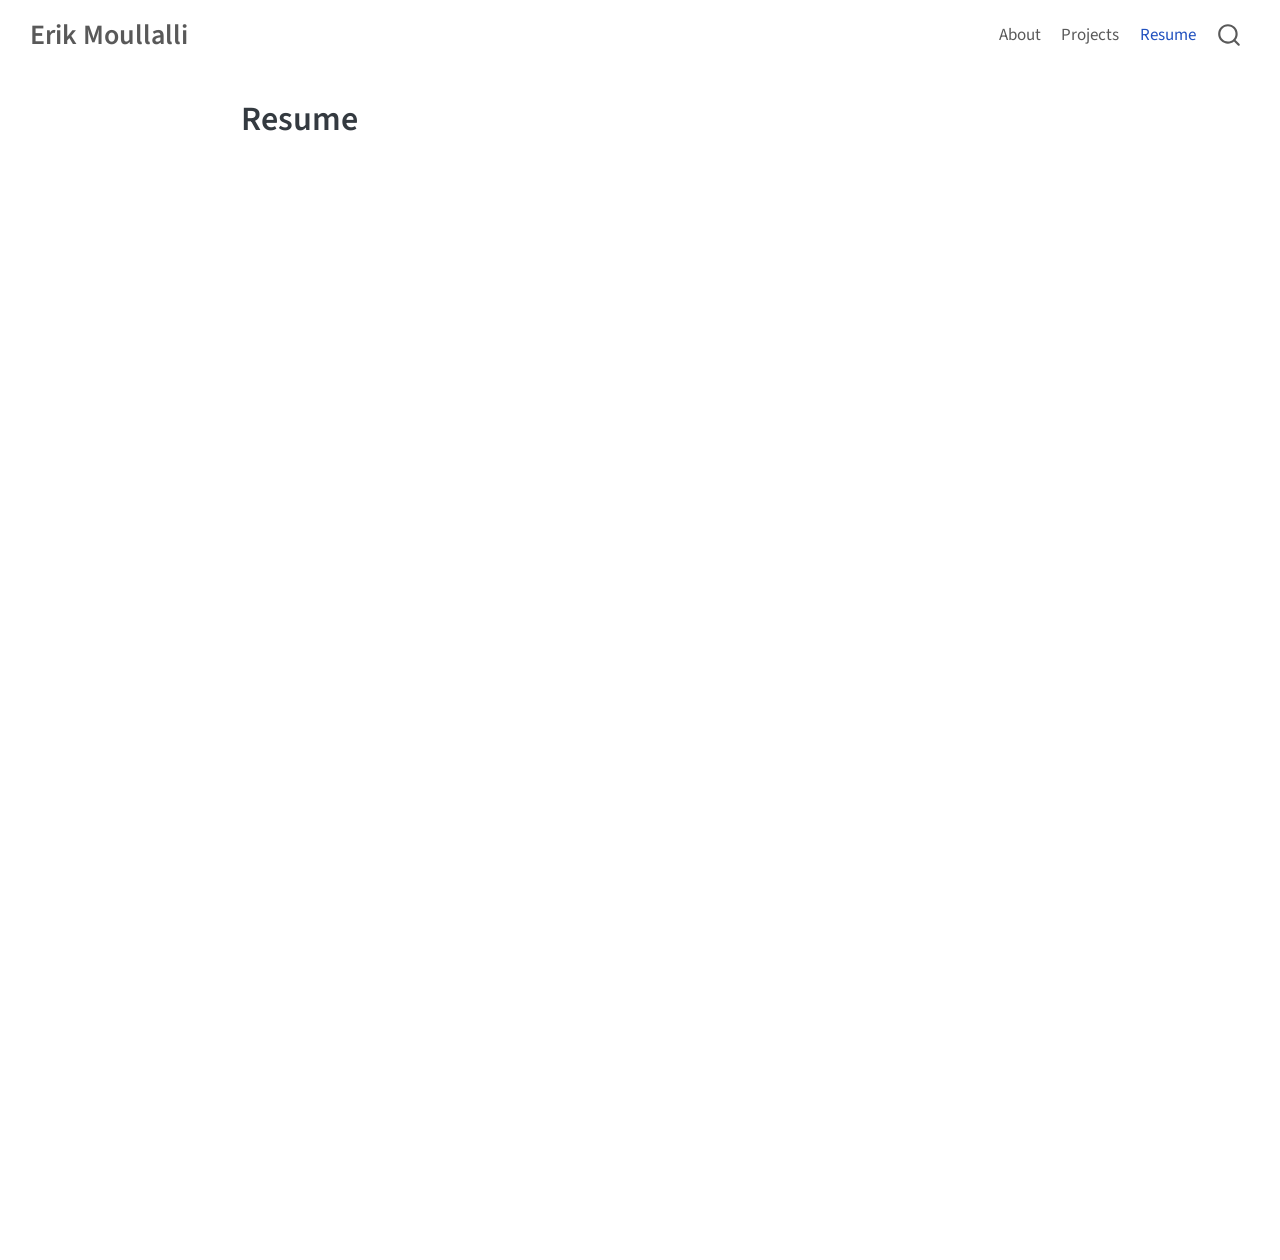
<file: docs/resume.html>
<!DOCTYPE html>
<html xmlns="http://www.w3.org/1999/xhtml" lang="en" xml:lang="en"><head>

<meta charset="utf-8">
<meta name="generator" content="quarto-1.9.38">

<meta name="viewport" content="width=device-width, initial-scale=1.0, user-scalable=yes">


<title>Resume – Erik Moullalli</title>
<style>
/* Default styles provided by pandoc.
** See https://pandoc.org/MANUAL.html#variables-for-html for config info.
*/
code{white-space: pre-wrap;}
span.smallcaps{font-variant: small-caps;}
div.columns{display: flex; gap: min(4vw, 1.5em);}
div.column{flex: auto; overflow-x: auto;}
div.hanging-indent{margin-left: 1.5em; text-indent: -1.5em;}
ul.task-list{list-style: none;}
ul.task-list li input[type="checkbox"] {
  width: 0.8em;
  margin: 0 0.8em 0.2em -1em; /* quarto-specific, see https://github.com/quarto-dev/quarto-cli/issues/4556 */ 
  vertical-align: middle;
}
</style>


<script src="site_libs/quarto-nav/quarto-nav.js"></script>
<script src="site_libs/quarto-nav/headroom.min.js"></script>
<script src="site_libs/clipboard/clipboard.min.js"></script>
<script src="site_libs/quarto-search/autocomplete.umd.js"></script>
<script src="site_libs/quarto-search/fuse.min.js"></script>
<script src="site_libs/quarto-search/quarto-search.js"></script>
<meta name="quarto:offset" content="./">
<script src="site_libs/quarto-html/quarto.js" type="module"></script>
<script src="site_libs/quarto-html/tabsets/tabsets.js" type="module"></script>
<script src="site_libs/quarto-html/popper.min.js"></script>
<script src="site_libs/quarto-html/tippy.umd.min.js"></script>
<script src="site_libs/quarto-html/anchor.min.js"></script>
<link href="site_libs/quarto-html/tippy.css" rel="stylesheet">
<link href="site_libs/quarto-html/quarto-syntax-highlighting-15634bcf2e68342d4ad2dfa704d543f6.css" rel="stylesheet" id="quarto-text-highlighting-styles">
<script src="site_libs/bootstrap/bootstrap.min.js"></script>
<link href="site_libs/bootstrap/bootstrap-icons.css" rel="stylesheet">
<link href="site_libs/bootstrap/bootstrap-67066a1b87feadda94346438552b42b0.min.css" rel="stylesheet" append-hash="true" id="quarto-bootstrap" data-mode="light">
<script id="quarto-search-options" type="application/json">{
  "location": "navbar",
  "copy-button": false,
  "collapse-after": 3,
  "panel-placement": "end",
  "type": "overlay",
  "limit": 50,
  "keyboard-shortcut": [
    "f",
    "/",
    "s"
  ],
  "show-item-context": false,
  "language": {
    "search-no-results-text": "No results",
    "search-matching-documents-text": "matching documents",
    "search-copy-link-title": "Copy link to search",
    "search-hide-matches-text": "Hide additional matches",
    "search-more-match-text": "more match in this document",
    "search-more-matches-text": "more matches in this document",
    "search-clear-button-title": "Clear",
    "search-text-placeholder": "",
    "search-detached-cancel-button-title": "Cancel",
    "search-submit-button-title": "Submit",
    "search-label": "Search"
  }
}</script>


<link rel="stylesheet" href="styles.css">
</head>

<body class="nav-fixed fullcontent quarto-light">

<div id="quarto-search-results"></div>
  <header id="quarto-header" class="headroom fixed-top">
    <nav class="navbar navbar-expand-lg " data-bs-theme="dark">
      <div class="navbar-container container-fluid">
      <div class="navbar-brand-container mx-auto">
    <a class="navbar-brand" href="./index.html">
    <span class="navbar-title">Erik Moullalli</span>
    </a>
  </div>
            <div id="quarto-search" class="" title="Search"></div>
          <button class="navbar-toggler" type="button" data-bs-toggle="collapse" data-bs-target="#navbarCollapse" aria-controls="navbarCollapse" role="menu" aria-expanded="false" aria-label="Toggle navigation" onclick="if (window.quartoToggleHeadroom) { window.quartoToggleHeadroom(); }">
  <span class="navbar-toggler-icon"></span>
</button>
          <div class="collapse navbar-collapse" id="navbarCollapse">
            <ul class="navbar-nav navbar-nav-scroll ms-auto">
  <li class="nav-item">
    <a class="nav-link" href="./About.html"> 
<span class="menu-text">About</span></a>
  </li>  
  <li class="nav-item">
    <a class="nav-link" href="./projects.html"> 
<span class="menu-text">Projects</span></a>
  </li>  
  <li class="nav-item">
    <a class="nav-link active" href="./resume.html" aria-current="page"> 
<span class="menu-text">Resume</span></a>
  </li>  
</ul>
          </div> <!-- /navcollapse -->
            <div class="quarto-navbar-tools">
</div>
      </div> <!-- /container-fluid -->
    </nav>
</header>
<!-- content -->
<div id="quarto-content" class="quarto-container page-columns page-rows-contents page-layout-article page-navbar">
<!-- sidebar -->
<!-- margin-sidebar -->
    
<!-- main -->
<main class="content" id="quarto-document-content">

<header id="title-block-header" class="quarto-title-block default">
<div class="quarto-title">
<h1 class="title">Resume</h1>
</div>



<div class="quarto-title-meta">

    
  
    
  </div>
  


</header>


<iframe width="800" height="1000" src="ERIK-FINAL-RESUME-N.pdf">
</iframe>



</main> <!-- /main -->
<script id="quarto-html-after-body" type="application/javascript">
  window.document.addEventListener("DOMContentLoaded", function (event) {
    const icon = "";
    const anchorJS = new window.AnchorJS();
    anchorJS.options = {
      placement: 'right',
      icon: icon
    };
    anchorJS.add('.anchored');
    const isCodeAnnotation = (el) => {
      for (const clz of el.classList) {
        if (clz.startsWith('code-annotation-')) {                     
          return true;
        }
      }
      return false;
    }
    const onCopySuccess = function(e) {
      // button target
      const button = e.trigger;
      // don't keep focus
      button.blur();
      // flash "checked"
      button.classList.add('code-copy-button-checked');
      var currentTitle = button.getAttribute("title");
      button.setAttribute("title", "Copied!");
      let tooltip;
      if (window.bootstrap) {
        button.setAttribute("data-bs-toggle", "tooltip");
        button.setAttribute("data-bs-placement", "left");
        button.setAttribute("data-bs-title", "Copied!");
        tooltip = new bootstrap.Tooltip(button, 
          { trigger: "manual", 
            customClass: "code-copy-button-tooltip",
            offset: [0, -8]});
        tooltip.show();    
      }
      setTimeout(function() {
        if (tooltip) {
          tooltip.hide();
          button.removeAttribute("data-bs-title");
          button.removeAttribute("data-bs-toggle");
          button.removeAttribute("data-bs-placement");
        }
        button.setAttribute("title", currentTitle);
        button.classList.remove('code-copy-button-checked');
      }, 1000);
      // clear code selection
      e.clearSelection();
    }
    const getTextToCopy = function(trigger) {
      const outerScaffold = trigger.parentElement.cloneNode(true);
      const codeEl = outerScaffold.querySelector('code');
      for (const childEl of codeEl.children) {
        if (isCodeAnnotation(childEl)) {
          childEl.remove();
        }
      }
      return codeEl.innerText;
    }
    const clipboard = new window.ClipboardJS('.code-copy-button:not([data-in-quarto-modal])', {
      text: getTextToCopy
    });
    clipboard.on('success', onCopySuccess);
    if (window.document.getElementById('quarto-embedded-source-code-modal')) {
      const clipboardModal = new window.ClipboardJS('.code-copy-button[data-in-quarto-modal]', {
        text: getTextToCopy,
        container: window.document.getElementById('quarto-embedded-source-code-modal')
      });
      clipboardModal.on('success', onCopySuccess);
    }
      var localhostRegex = new RegExp(/^(?:http|https):\/\/localhost\:?[0-9]*\//);
      var mailtoRegex = new RegExp(/^mailto:/);
        var filterRegex = new RegExp('/' + window.location.host + '/');
      var isInternal = (href) => {
          return filterRegex.test(href) || localhostRegex.test(href) || mailtoRegex.test(href);
      }
      // Inspect non-navigation links and adorn them if external
     var links = window.document.querySelectorAll('a[href]:not(.nav-link):not(.navbar-brand):not(.toc-action):not(.sidebar-link):not(.sidebar-item-toggle):not(.pagination-link):not(.no-external):not([aria-hidden]):not(.dropdown-item):not(.quarto-navigation-tool):not(.about-link)');
      for (var i=0; i<links.length; i++) {
        const link = links[i];
        if (!isInternal(link.href)) {
          // undo the damage that might have been done by quarto-nav.js in the case of
          // links that we want to consider external
          if (link.dataset.originalHref !== undefined) {
            link.href = link.dataset.originalHref;
          }
        }
      }
    function tippyHover(el, contentFn, onTriggerFn, onUntriggerFn) {
      const config = {
        allowHTML: true,
        maxWidth: 500,
        delay: 100,
        arrow: false,
        appendTo: function(el) {
            return el.parentElement;
        },
        interactive: true,
        interactiveBorder: 10,
        theme: 'quarto',
        placement: 'bottom-start',
      };
      if (contentFn) {
        config.content = contentFn;
      }
      if (onTriggerFn) {
        config.onTrigger = onTriggerFn;
      }
      if (onUntriggerFn) {
        config.onUntrigger = onUntriggerFn;
      }
      window.tippy(el, config); 
    }
    const noterefs = window.document.querySelectorAll('a[role="doc-noteref"]');
    for (var i=0; i<noterefs.length; i++) {
      const ref = noterefs[i];
      tippyHover(ref, function() {
        // use id or data attribute instead here
        let href = ref.getAttribute('data-footnote-href') || ref.getAttribute('href');
        try { href = new URL(href).hash; } catch {}
        const id = href.replace(/^#\/?/, "");
        const note = window.document.getElementById(id);
        if (note) {
          return note.innerHTML;
        } else {
          return "";
        }
      });
    }
    const xrefs = window.document.querySelectorAll('a.quarto-xref');
    const processXRef = (id, note) => {
      // Strip column container classes
      const stripColumnClz = (el) => {
        el.classList.remove("page-full", "page-columns");
        if (el.children) {
          for (const child of el.children) {
            stripColumnClz(child);
          }
        }
      }
      stripColumnClz(note)
      if (id === null || id.startsWith('sec-')) {
        // Special case sections, only their first couple elements
        const container = document.createElement("div");
        if (note.children && note.children.length > 2) {
          container.appendChild(note.children[0].cloneNode(true));
          for (let i = 1; i < note.children.length; i++) {
            const child = note.children[i];
            if (child.tagName === "P" && child.innerText === "") {
              continue;
            } else {
              container.appendChild(child.cloneNode(true));
              break;
            }
          }
          if (window.Quarto?.typesetMath) {
            window.Quarto.typesetMath(container);
          }
          return container.innerHTML
        } else {
          if (window.Quarto?.typesetMath) {
            window.Quarto.typesetMath(note);
          }
          return note.innerHTML;
        }
      } else {
        // Remove any anchor links if they are present
        const anchorLink = note.querySelector('a.anchorjs-link');
        if (anchorLink) {
          anchorLink.remove();
        }
        if (window.Quarto?.typesetMath) {
          window.Quarto.typesetMath(note);
        }
        if (note.classList.contains("callout")) {
          return note.outerHTML;
        } else {
          return note.innerHTML;
        }
      }
    }
    for (var i=0; i<xrefs.length; i++) {
      const xref = xrefs[i];
      tippyHover(xref, undefined, function(instance) {
        instance.disable();
        let url = xref.getAttribute('href');
        let hash = undefined; 
        if (url.startsWith('#')) {
          hash = url;
        } else {
          try { hash = new URL(url).hash; } catch {}
        }
        if (hash) {
          const id = hash.replace(/^#\/?/, "");
          const note = window.document.getElementById(id);
          if (note !== null) {
            try {
              const html = processXRef(id, note.cloneNode(true));
              instance.setContent(html);
            } finally {
              instance.enable();
              instance.show();
            }
          } else {
            // See if we can fetch this
            fetch(url.split('#')[0])
            .then(res => res.text())
            .then(html => {
              const parser = new DOMParser();
              const htmlDoc = parser.parseFromString(html, "text/html");
              const note = htmlDoc.getElementById(id);
              if (note !== null) {
                const html = processXRef(id, note);
                instance.setContent(html);
              } 
            }).finally(() => {
              instance.enable();
              instance.show();
            });
          }
        } else {
          // See if we can fetch a full url (with no hash to target)
          // This is a special case and we should probably do some content thinning / targeting
          fetch(url)
          .then(res => res.text())
          .then(html => {
            const parser = new DOMParser();
            const htmlDoc = parser.parseFromString(html, "text/html");
            const note = htmlDoc.querySelector('main.content');
            if (note !== null) {
              // This should only happen for chapter cross references
              // (since there is no id in the URL)
              // remove the first header
              if (note.children.length > 0 && note.children[0].tagName === "HEADER") {
                note.children[0].remove();
              }
              const html = processXRef(null, note);
              instance.setContent(html);
            } 
          }).finally(() => {
            instance.enable();
            instance.show();
          });
        }
      }, function(instance) {
      });
    }
        let selectedAnnoteEl;
        const selectorForAnnotation = ( cell, annotation) => {
          let cellAttr = 'data-code-cell="' + cell + '"';
          let lineAttr = 'data-code-annotation="' +  annotation + '"';
          const selector = 'span[' + cellAttr + '][' + lineAttr + ']';
          return selector;
        }
        const selectCodeLines = (annoteEl) => {
          const doc = window.document;
          const targetCell = annoteEl.getAttribute("data-target-cell");
          const targetAnnotation = annoteEl.getAttribute("data-target-annotation");
          const annoteSpan = window.document.querySelector(selectorForAnnotation(targetCell, targetAnnotation));
          const lines = annoteSpan.getAttribute("data-code-lines").split(",");
          const lineIds = lines.map((line) => {
            return targetCell + "-" + line;
          })
          let top = null;
          let height = null;
          let parent = null;
          if (lineIds.length > 0) {
              //compute the position of the single el (top and bottom and make a div)
              const el = window.document.getElementById(lineIds[0]);
              top = el.offsetTop;
              height = el.offsetHeight;
              parent = el.parentElement.parentElement;
            if (lineIds.length > 1) {
              const lastEl = window.document.getElementById(lineIds[lineIds.length - 1]);
              const bottom = lastEl.offsetTop + lastEl.offsetHeight;
              height = bottom - top;
            }
            if (top !== null && height !== null && parent !== null) {
              // cook up a div (if necessary) and position it 
              let div = window.document.getElementById("code-annotation-line-highlight");
              if (div === null) {
                div = window.document.createElement("div");
                div.setAttribute("id", "code-annotation-line-highlight");
                div.style.position = 'absolute';
                parent.appendChild(div);
              }
              div.style.top = top - 2 + "px";
              div.style.height = height + 4 + "px";
              div.style.left = 0;
              let gutterDiv = window.document.getElementById("code-annotation-line-highlight-gutter");
              if (gutterDiv === null) {
                gutterDiv = window.document.createElement("div");
                gutterDiv.setAttribute("id", "code-annotation-line-highlight-gutter");
                gutterDiv.style.position = 'absolute';
                const codeCell = window.document.getElementById(targetCell);
                const gutter = codeCell.querySelector('.code-annotation-gutter');
                gutter.appendChild(gutterDiv);
              }
              gutterDiv.style.top = top - 2 + "px";
              gutterDiv.style.height = height + 4 + "px";
            }
            selectedAnnoteEl = annoteEl;
          }
        };
        const unselectCodeLines = () => {
          const elementsIds = ["code-annotation-line-highlight", "code-annotation-line-highlight-gutter"];
          elementsIds.forEach((elId) => {
            const div = window.document.getElementById(elId);
            if (div) {
              div.remove();
            }
          });
          selectedAnnoteEl = undefined;
        };
          // Handle positioning of the toggle
      window.addEventListener(
        "resize",
        throttle(() => {
          elRect = undefined;
          if (selectedAnnoteEl) {
            selectCodeLines(selectedAnnoteEl);
          }
        }, 10)
      );
      function throttle(fn, ms) {
      let throttle = false;
      let timer;
        return (...args) => {
          if(!throttle) { // first call gets through
              fn.apply(this, args);
              throttle = true;
          } else { // all the others get throttled
              if(timer) clearTimeout(timer); // cancel #2
              timer = setTimeout(() => {
                fn.apply(this, args);
                timer = throttle = false;
              }, ms);
          }
        };
      }
        // Attach click handler to the DT
        const annoteDls = window.document.querySelectorAll('dt[data-target-cell]');
        for (const annoteDlNode of annoteDls) {
          annoteDlNode.addEventListener('click', (event) => {
            const clickedEl = event.target;
            if (clickedEl !== selectedAnnoteEl) {
              unselectCodeLines();
              const activeEl = window.document.querySelector('dt[data-target-cell].code-annotation-active');
              if (activeEl) {
                activeEl.classList.remove('code-annotation-active');
              }
              selectCodeLines(clickedEl);
              clickedEl.classList.add('code-annotation-active');
            } else {
              // Unselect the line
              unselectCodeLines();
              clickedEl.classList.remove('code-annotation-active');
            }
          });
        }
    const findCites = (el) => {
      const parentEl = el.parentElement;
      if (parentEl) {
        const cites = parentEl.dataset.cites;
        if (cites) {
          return {
            el,
            cites: cites.split(' ')
          };
        } else {
          return findCites(el.parentElement)
        }
      } else {
        return undefined;
      }
    };
    var bibliorefs = window.document.querySelectorAll('a[role="doc-biblioref"]');
    for (var i=0; i<bibliorefs.length; i++) {
      const ref = bibliorefs[i];
      const citeInfo = findCites(ref);
      if (citeInfo) {
        tippyHover(citeInfo.el, function() {
          var popup = window.document.createElement('div');
          citeInfo.cites.forEach(function(cite) {
            var citeDiv = window.document.createElement('div');
            citeDiv.classList.add('hanging-indent');
            citeDiv.classList.add('csl-entry');
            var biblioDiv = window.document.getElementById('ref-' + cite);
            if (biblioDiv) {
              citeDiv.innerHTML = biblioDiv.innerHTML;
            }
            popup.appendChild(citeDiv);
          });
          return popup.innerHTML;
        });
      }
    }
  });
  </script>
</div> <!-- /content -->




</body></html>
</file>
<file: docs/site_libs/quarto-html/tippy.css>
.tippy-box[data-animation=fade][data-state=hidden]{opacity:0}[data-tippy-root]{max-width:calc(100vw - 10px)}.tippy-box{position:relative;background-color:#333;color:#fff;border-radius:4px;font-size:14px;line-height:1.4;white-space:normal;outline:0;transition-property:transform,visibility,opacity}.tippy-box[data-placement^=top]>.tippy-arrow{bottom:0}.tippy-box[data-placement^=top]>.tippy-arrow:before{bottom:-7px;left:0;border-width:8px 8px 0;border-top-color:initial;transform-origin:center top}.tippy-box[data-placement^=bottom]>.tippy-arrow{top:0}.tippy-box[data-placement^=bottom]>.tippy-arrow:before{top:-7px;left:0;border-width:0 8px 8px;border-bottom-color:initial;transform-origin:center bottom}.tippy-box[data-placement^=left]>.tippy-arrow{right:0}.tippy-box[data-placement^=left]>.tippy-arrow:before{border-width:8px 0 8px 8px;border-left-color:initial;right:-7px;transform-origin:center left}.tippy-box[data-placement^=right]>.tippy-arrow{left:0}.tippy-box[data-placement^=right]>.tippy-arrow:before{left:-7px;border-width:8px 8px 8px 0;border-right-color:initial;transform-origin:center right}.tippy-box[data-inertia][data-state=visible]{transition-timing-function:cubic-bezier(.54,1.5,.38,1.11)}.tippy-arrow{width:16px;height:16px;color:#333}.tippy-arrow:before{content:"";position:absolute;border-color:transparent;border-style:solid}.tippy-content{position:relative;padding:5px 9px;z-index:1}
</file>
<file: docs/site_libs/quarto-html/quarto-syntax-highlighting-15634bcf2e68342d4ad2dfa704d543f6.css>
/* quarto syntax highlight colors */
:root {
  --quarto-hl-ot-color: #003B4F;
  --quarto-hl-at-color: #657422;
  --quarto-hl-ss-color: #20794D;
  --quarto-hl-an-color: #5E5E5E;
  --quarto-hl-fu-color: #4758AB;
  --quarto-hl-st-color: #20794D;
  --quarto-hl-cf-color: #003B4F;
  --quarto-hl-op-color: #5E5E5E;
  --quarto-hl-er-color: #AD0000;
  --quarto-hl-bn-color: #AD0000;
  --quarto-hl-al-color: #AD0000;
  --quarto-hl-va-color: #111111;
  --quarto-hl-bu-color: inherit;
  --quarto-hl-ex-color: inherit;
  --quarto-hl-pp-color: #AD0000;
  --quarto-hl-in-color: #5E5E5E;
  --quarto-hl-vs-color: #20794D;
  --quarto-hl-wa-color: #5E5E5E;
  --quarto-hl-do-color: #5E5E5E;
  --quarto-hl-im-color: #00769E;
  --quarto-hl-ch-color: #20794D;
  --quarto-hl-dt-color: #AD0000;
  --quarto-hl-fl-color: #AD0000;
  --quarto-hl-co-color: #5E5E5E;
  --quarto-hl-cv-color: #5E5E5E;
  --quarto-hl-cn-color: #8f5902;
  --quarto-hl-sc-color: #5E5E5E;
  --quarto-hl-dv-color: #AD0000;
  --quarto-hl-kw-color: #003B4F;
}

/* other quarto variables */
:root {
  --quarto-font-monospace: SFMono-Regular, Menlo, Monaco, Consolas, "Liberation Mono", "Courier New", monospace;
}

/* syntax highlight based on Pandoc's rules */
pre > code.sourceCode > span {
  color: #003B4F;
}

code.sourceCode > span {
  color: #003B4F;
}

div.sourceCode,
div.sourceCode pre.sourceCode {
  color: #003B4F;
}

/* Normal */
code span {
  color: #003B4F;
}

/* Alert */
code span.al {
  color: #AD0000;
  font-style: inherit;
}

/* Annotation */
code span.an {
  color: #5E5E5E;
  font-style: inherit;
}

/* Attribute */
code span.at {
  color: #657422;
  font-style: inherit;
}

/* BaseN */
code span.bn {
  color: #AD0000;
  font-style: inherit;
}

/* BuiltIn */
code span.bu {
  font-style: inherit;
}

/* ControlFlow */
code span.cf {
  color: #003B4F;
  font-weight: bold;
  font-style: inherit;
}

/* Char */
code span.ch {
  color: #20794D;
  font-style: inherit;
}

/* Constant */
code span.cn {
  color: #8f5902;
  font-style: inherit;
}

/* Comment */
code span.co {
  color: #5E5E5E;
  font-style: inherit;
}

/* CommentVar */
code span.cv {
  color: #5E5E5E;
  font-style: italic;
}

/* Documentation */
code span.do {
  color: #5E5E5E;
  font-style: italic;
}

/* DataType */
code span.dt {
  color: #AD0000;
  font-style: inherit;
}

/* DecVal */
code span.dv {
  color: #AD0000;
  font-style: inherit;
}

/* Error */
code span.er {
  color: #AD0000;
  font-style: inherit;
}

/* Extension */
code span.ex {
  font-style: inherit;
}

/* Float */
code span.fl {
  color: #AD0000;
  font-style: inherit;
}

/* Function */
code span.fu {
  color: #4758AB;
  font-style: inherit;
}

/* Import */
code span.im {
  color: #00769E;
  font-style: inherit;
}

/* Information */
code span.in {
  color: #5E5E5E;
  font-style: inherit;
}

/* Keyword */
code span.kw {
  color: #003B4F;
  font-weight: bold;
  font-style: inherit;
}

/* Operator */
code span.op {
  color: #5E5E5E;
  font-style: inherit;
}

/* Other */
code span.ot {
  color: #003B4F;
  font-style: inherit;
}

/* Preprocessor */
code span.pp {
  color: #AD0000;
  font-style: inherit;
}

/* SpecialChar */
code span.sc {
  color: #5E5E5E;
  font-style: inherit;
}

/* SpecialString */
code span.ss {
  color: #20794D;
  font-style: inherit;
}

/* String */
code span.st {
  color: #20794D;
  font-style: inherit;
}

/* Variable */
code span.va {
  color: #111111;
  font-style: inherit;
}

/* VerbatimString */
code span.vs {
  color: #20794D;
  font-style: inherit;
}

/* Warning */
code span.wa {
  color: #5E5E5E;
  font-style: italic;
}

.prevent-inlining {
  content: "</";
}

/*# sourceMappingURL=f23921c56f73e400b49028c9186a1aa0.css.map */
</file>
<file: docs/styles.css>
.navbar-brand {
  font-weight: 600;
  font-size: 28px;
}
</file>
